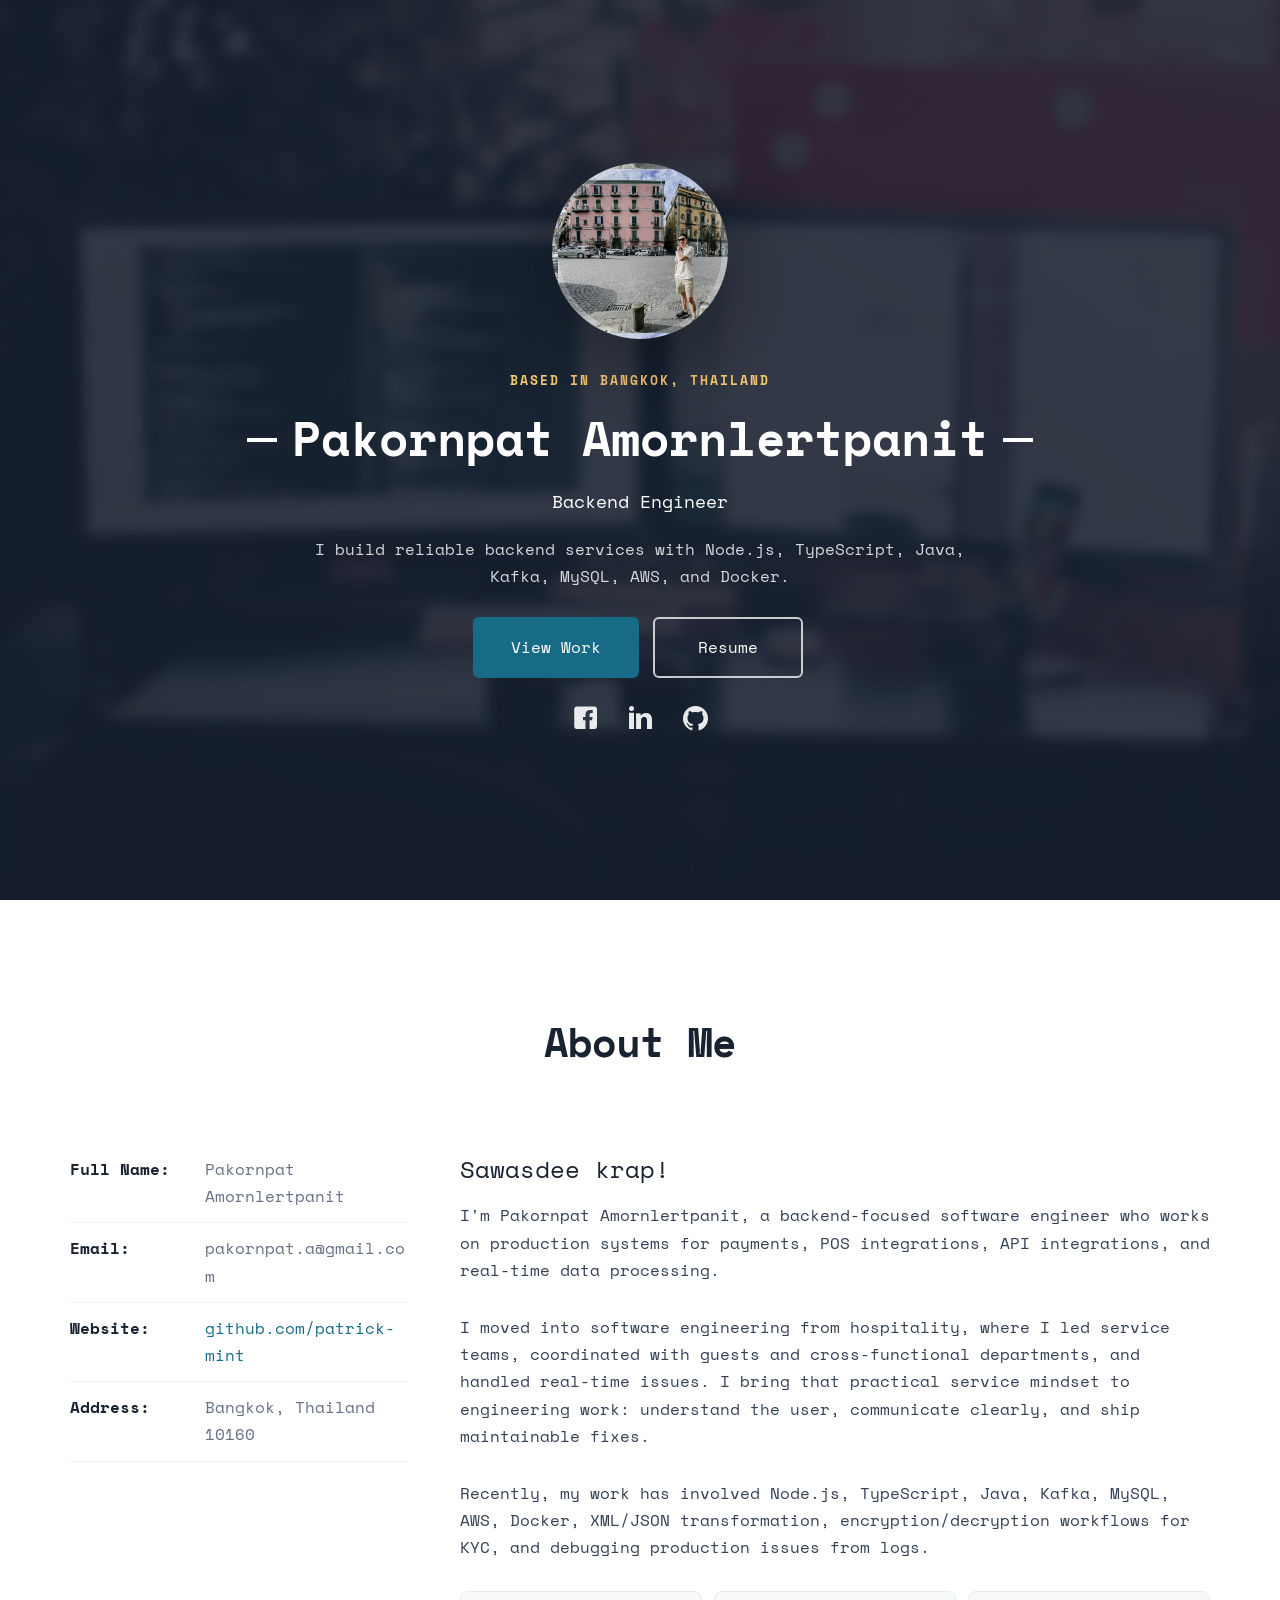
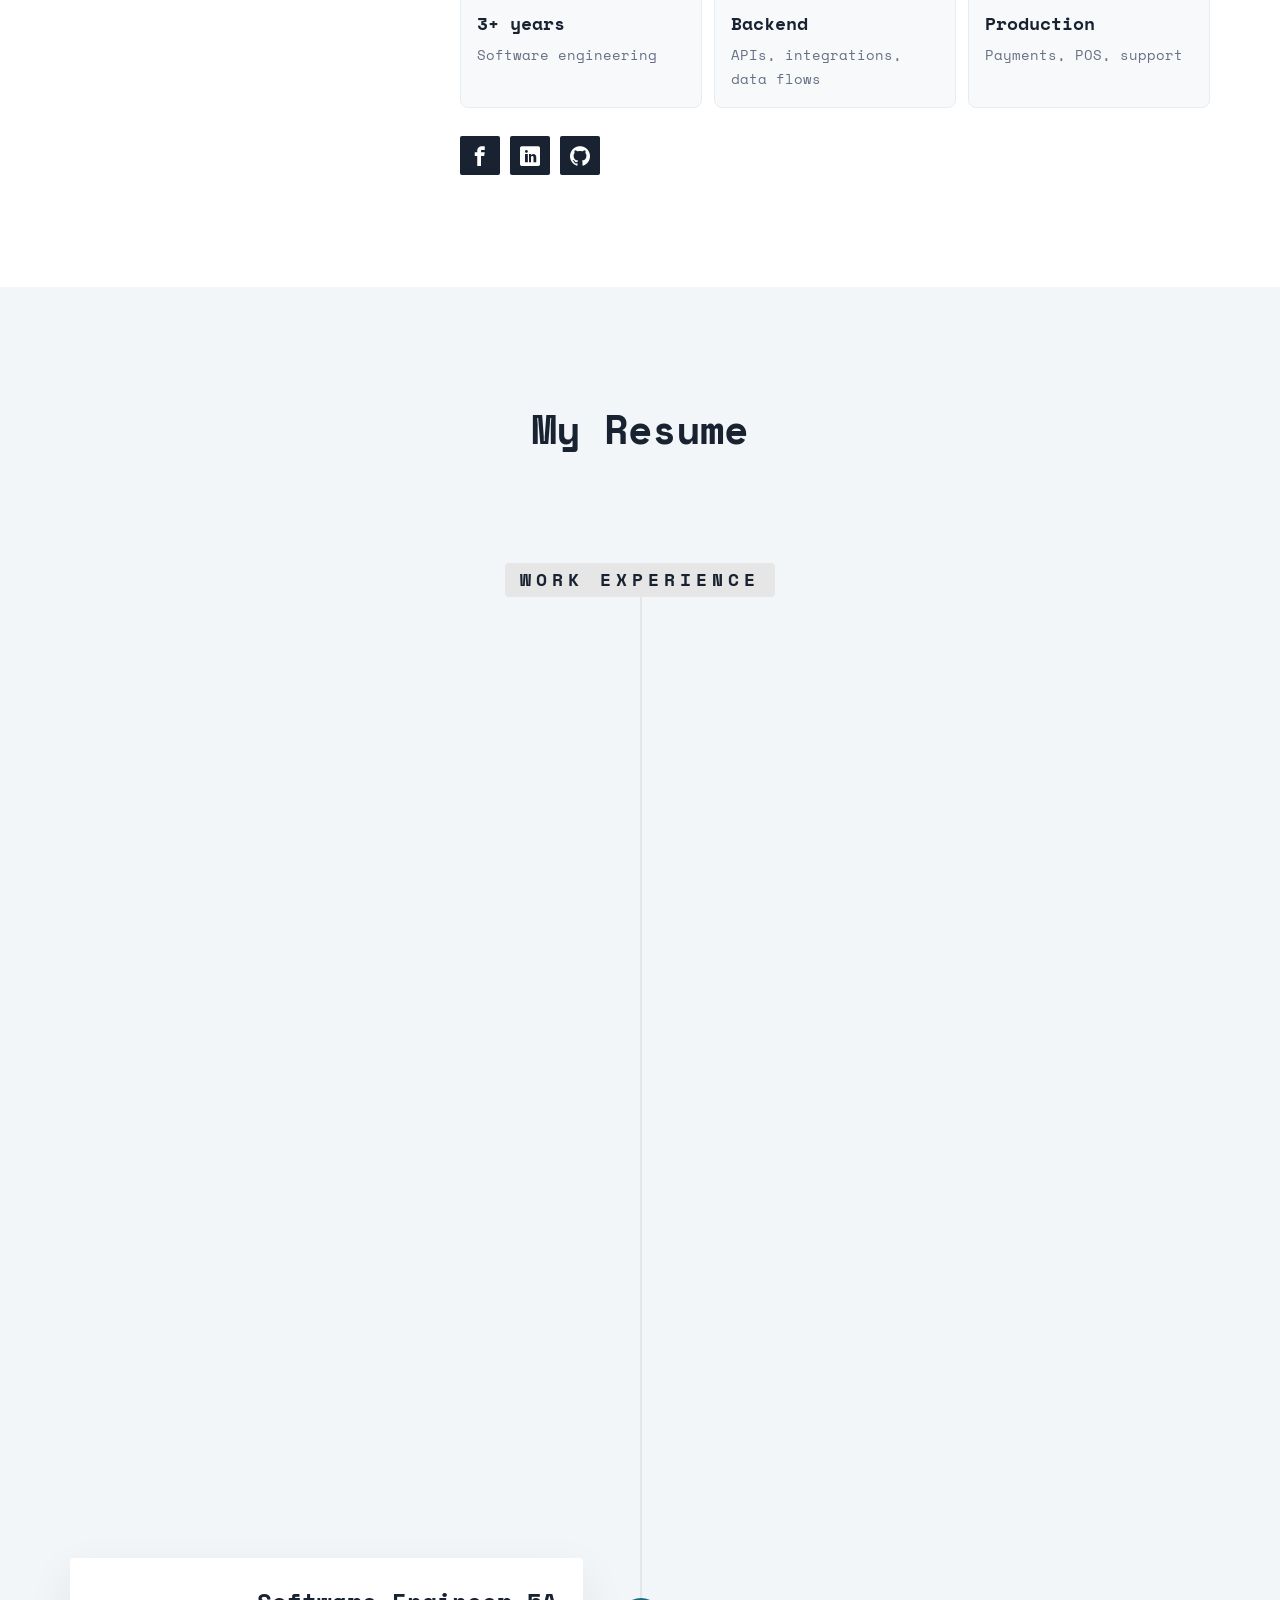
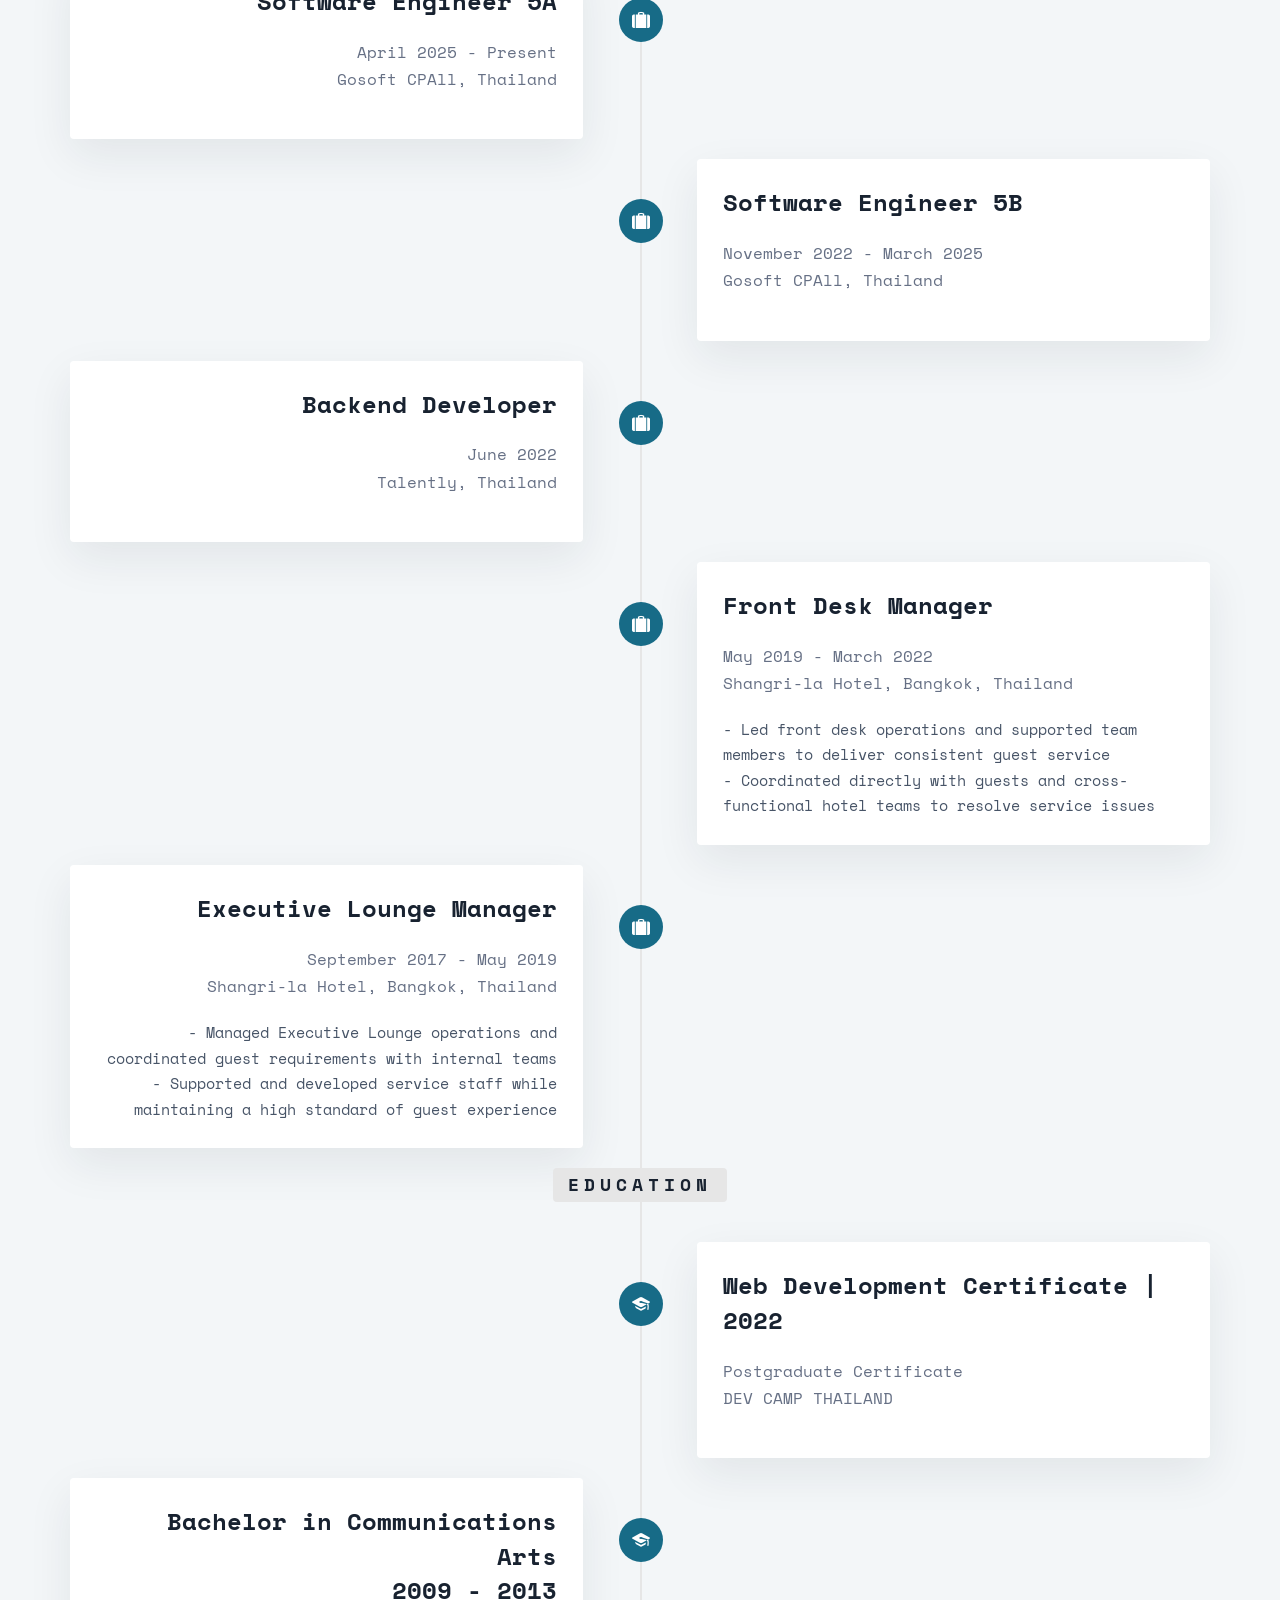
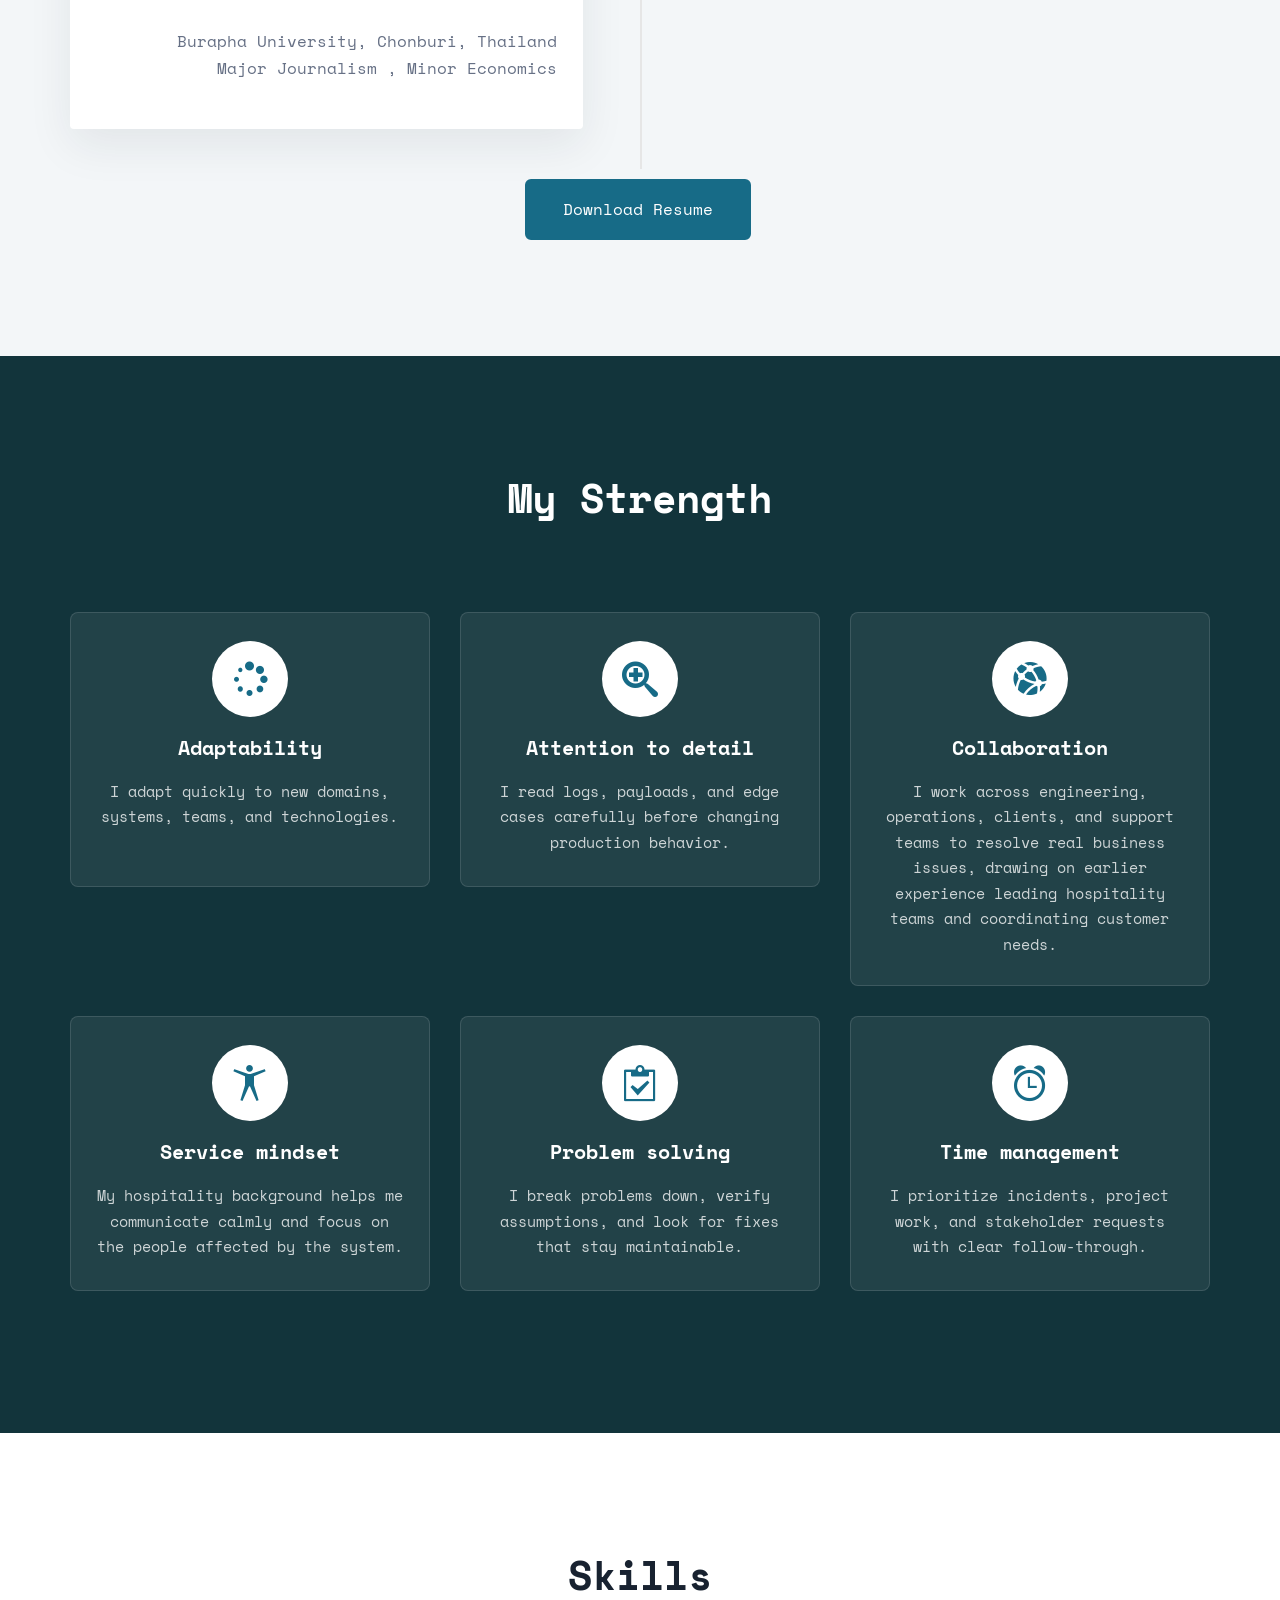
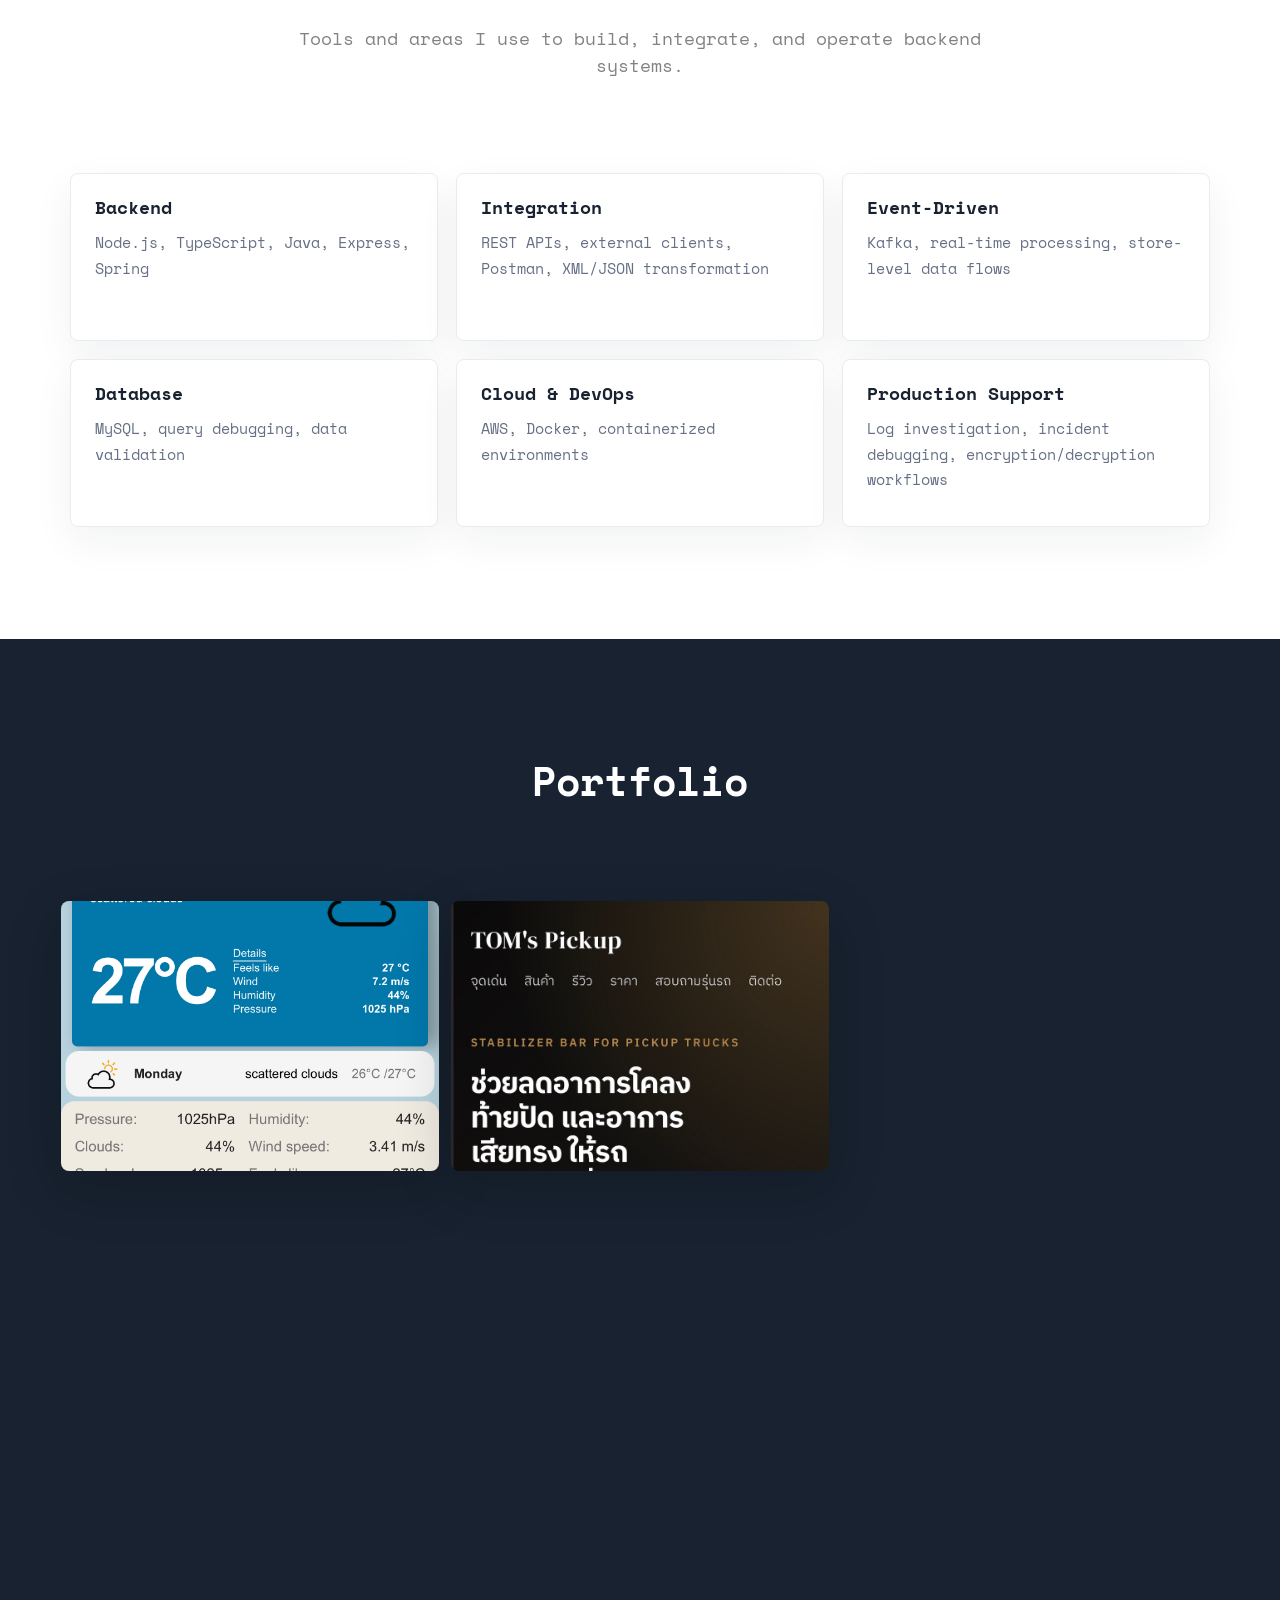
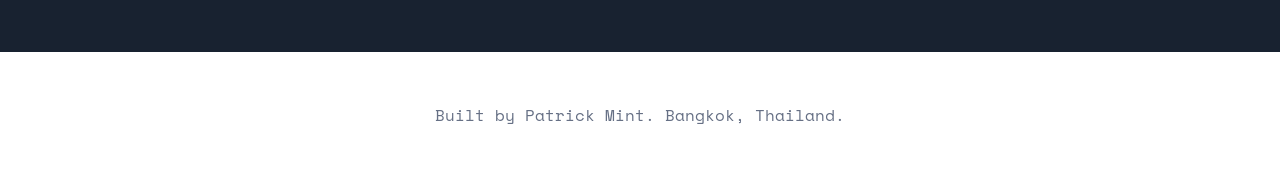
<file: index.html>
<!DOCTYPE HTML>
<html lang="en">

<head>
	<meta charset="utf-8">
	<meta http-equiv="X-UA-Compatible" content="IE=edge">
	<meta name="viewport" content="width=device-width, initial-scale=1">
	<title>Pakornpat (Mint / Patrick) Amornlertpanit | Backend Software Engineer</title>
	<meta name="description"
		content="Portfolio of Pakornpat Amornlertpanit, also known as Mint Amornlertpanit and Patrick Amornlertpanit — a backend software engineer in Bangkok.">
	<meta name="robots" content="index, follow">
	<link rel="canonical" href="https://patrick-mint.github.io/">

	<!-- Facebook and Twitter integration -->
	<meta property="og:title" content="Pakornpat (Mint / Patrick) Amornlertpanit | Backend Software Engineer" />
	<meta property="og:image" content="https://patrick-mint.github.io/images/user-3.jpg" />
	<meta property="og:url" content="https://patrick-mint.github.io/" />
	<meta property="og:site_name" content="Patrick Mint Portfolio" />
	<meta property="og:description"
		content="Portfolio of Pakornpat Amornlertpanit, also known as Mint and Patrick Amornlertpanit. Backend engineer in Bangkok." />
	<meta name="twitter:title" content="Pakornpat (Mint / Patrick) Amornlertpanit | Backend Software Engineer" />
	<meta name="twitter:image" content="https://patrick-mint.github.io/images/user-3.jpg" />
	<meta name="twitter:url" content="https://patrick-mint.github.io/" />
	<meta name="twitter:card" content="summary_large_image" />

	<script type="application/ld+json">
		{
			"@context": "https://schema.org",
			"@type": "Person",
			"@id": "https://patrick-mint.github.io/#pakornpat-amornlertpanit",
			"name": "Pakornpat Amornlertpanit",
			"alternateName": ["ปกรณ์พัฒน์ อมรเลิศพานิช", "Mint Amornlertpanit", "Patrick Amornlertpanit", "Patrick Mint"],
			"url": "https://patrick-mint.github.io/",
			"image": "https://patrick-mint.github.io/images/user-3.jpg",
			"jobTitle": "Backend Software Engineer",
			"address": {
				"@type": "PostalAddress",
				"addressLocality": "Bangkok",
				"addressCountry": "TH"
			},
			"sameAs": [
				"https://www.linkedin.com/in/pakornpat-amornlertpanit-306434a5/",
				"https://github.com/patrick-mint/",
				"https://www.facebook.com/mintler/"
			]
		}
	</script>

	<link href="https://fonts.googleapis.com/css?family=Space+Mono" rel="stylesheet">
	<link href="https://fonts.googleapis.com/css?family=Kaushan+Script" rel="stylesheet">
	<link rel="stylesheet" href="css/animate.css">
	<link rel="stylesheet" href="css/icomoon.css">
	<link rel="stylesheet" href="css/bootstrap.css">
	<link rel="stylesheet" href="css/style.css">
	<script src="js/modernizr-2.6.2.min.js"></script>


</head>

<body>

	<div class="fh5co-loader"></div>

	<div id="page">
		<header id="fh5co-header" class="fh5co-cover js-fullheight" role="banner"
			style="background-image:url(images/cover_bg_3.jpg);" data-stellar-background-ratio="0.5">
			<div class="overlay"></div>
			<div class="container">
				<div class="row">
					<div class="col-md-8 col-md-offset-2 text-center">
						<div class="display-t js-fullheight">
							<div class="display-tc js-fullheight animate-box" data-animate-effect="fadeIn">
								<div class="profile-thumb" style="background: url(images/user-3.jpg);"></div>
								<p class="hero-kicker">Based in Bangkok, Thailand</p>
								<h1><span>Pakornpat Amornlertpanit</span></h1>
								<h3><span>Backend Engineer</span></h3>
								<p class="hero-summary">I build reliable backend services with Node.js, TypeScript,
									Java, Kafka, MySQL, AWS, and Docker.</p>
								<div class="hero-actions">
									<a class="btn btn-primary btn-lg" href="#fh5co-work">View Work</a>
									<a class="btn btn-primary btn-outline btn-lg"
										href="Resume/Resume.pdf">Resume</a>
								</div>
								<ul class="fh5co-social-icons hero-social">

									<li><a href="https://www.facebook.com/mintler/"><i class="icon-facebook2"></i></a>
									</li>
									<li><a href="https://www.linkedin.com/in/pakornpat-amornlertpanit-306434a5/"><i
												class="icon-linkedin2"></i></a></li>
									<li><a href="https://github.com/patrick-mint/"><i class="icon-github2"></i></a></li>
								</ul>
							</div>
						</div>
					</div>
				</div>
			</div>
		</header>

		<div id="fh5co-about" class="animate-box">
			<div class="container">
				<div class="row">
					<div class="col-md-8 col-md-offset-2 text-center fh5co-heading">
						<h2>About Me</h2>
					</div>
				</div>
				<div class="row">
					<div class="col-md-4">
						<ul class="info">
							<li><span class="first-block">Full Name:</span><span class="second-block">Pakornpat
									Amornlertpanit</span></li>
							<li><span class="first-block">Email:</span><span
									class="second-block">pakornpat.a@gmail.com</span></li>
							<li><span class="first-block">Website:</span><span class="second-block"><a
										href="https://github.com/patrick-mint">github.com/patrick-mint</a></span></li>
							<li><span class="first-block">Address:</span><span class="second-block">Bangkok,
									Thailand 10160</span></li>
						</ul>
					</div>
					<div class="col-md-8">
						<h3>Sawasdee krap!</h3>
						<p>I'm Pakornpat Amornlertpanit, a backend-focused software engineer who works on production systems for payments,
							POS integrations, API integrations, and real-time data processing.</p>
						<p>I moved into software engineering from hospitality, where I led service teams, coordinated
							with guests and cross-functional departments, and handled real-time issues. I bring that
							practical service mindset to engineering work: understand the user, communicate clearly,
							and ship maintainable fixes.</p>
						<p>Recently, my work has involved Node.js, TypeScript, Java, Kafka, MySQL, AWS, Docker,
							XML/JSON transformation, encryption/decryption workflows for KYC, and debugging production
							issues from logs.</p>
						<div class="profile-highlights">
							<div>
								<strong>3+ years</strong>
								<span>Software engineering</span>
							</div>
							<div>
								<strong>Backend</strong>
								<span>APIs, integrations, data flows</span>
							</div>
							<div>
								<strong>Production</strong>
								<span>Payments, POS, support</span>
							</div>
						</div>
						<ul class="fh5co-social-icons about-social">
							<li><a href="https://www.facebook.com/mintler/"><i class="icon-facebook3"></i></a></li>
							<li><a href="https://www.linkedin.com/in/pakornpat-amornlertpanit-306434a5/"><i
										class="icon-linkedin3"></i></a></li>
							<li><a href="https://github.com/patrick-mint"><i class="icon-github2"></i></a></li>
						</ul>
					</div>
				</div>
			</div>
		</div>

		<div id="fh5co-resume" class="fh5co-bg-color">
			<div class="container">
				<div class="row animate-box">
					<div class="col-md-8 col-md-offset-2 text-center fh5co-heading">
						<h2>My Resume</h2>
					</div>
				</div>
				<div class="row">
					<div class="col-md-12 col-md-offset-0">
						<ul class="timeline">
							<li class="timeline-heading text-center animate-box">
								<div>
									<h3>Work Experience</h3>
								</div>
							</li>
							<li class="animate-box timeline-unverted">
								<div class="timeline-badge"><i class="icon-suitcase"></i></div>
								<div class="timeline-panel">
									<div class="timeline-heading">
										<h3 class="timeline-title">Java Developer (Contract)</h3>
										<span class="company">March 2026 - Present<br> Counter Service Co., Ltd.
											(7-Eleven Group)</span>
									</div>
									<div class="timeline-body">
										<p>
											- Developed and maintained backend services related to payment systems and
											transaction processing<br>
											- Worked with API integration using Postman and external client systems<br>
										- Handled XML/JSON transformation and encryption/decryption workflows
										(KYC-related)<br>
										- Migrated legacy applications from Java 8 / Tomcat 8 to Java 17 / Tomcat
										10.1, updating dependencies and application configuration for compatibility<br>
										- Investigated and debugged production logs to resolve real-time issues
										</p>
									</div>
								</div>
							</li>

							<li class="timeline-inverted animate-box">
								<div class="timeline-badge"><i class="icon-suitcase"></i></div>
								<div class="timeline-panel">
									<div class="timeline-heading">
										<h3 class="timeline-title">Senior Backend Engineer (Contract)</h3>
										<span class="company">Sep 2025 - Feb 2026<br> Lotus's (CP Group)</span>
									</div>
									<div class="timeline-body">
										<p>
											- Built backend services using Node.js and TypeScript for POS-related
											systems<br>
											- Integrated Kafka for event-driven architecture and real-time data
											processing<br>
											- Designed scalable APIs and handled high-volume data (store-level
											operations)<br>
											- Worked with AWS services and containerized environments (Docker)
										</p>
									</div>
								</div>
							</li>
							<li class="animate-box timeline-unverted">
								<div class="timeline-badge"><i class="icon-suitcase"></i></div>
								<div class="timeline-panel">
									<div class="timeline-heading">
										<h3 class="timeline-title">Software Engineer 5A</h3>
										<span class="company">April 2025 - Present<br> Gosoft CPAll, Thailand</span>
									</div>
									<div class="timeline-body">
									</div>
								</div>
							</li>
							<li class="timeline-inverted animate-box">
								<div class="timeline-badge"><i class="icon-suitcase"></i></div>
								<div class="timeline-panel">
									<div class="timeline-heading">
										<h3 class="timeline-title">Software Engineer 5B</h3>
										<span class="company">November 2022 - March 2025<br> Gosoft CPAll,
											Thailand</span>
									</div>
									<div class="timeline-body">
									</div>
								</div>
							</li>
							<li class="animate-box timeline-unverted">
								<div class="timeline-badge"><i class="icon-suitcase"></i></div>
								<div class="timeline-panel">
									<div class="timeline-heading">
										<h3 class="timeline-title">Backend Developer</h3>
										<span class="company">June 2022 <br> Talently, Thailand</span>
									</div>
									<div class="timeline-body">
									</div>
								</div>
							</li>
							<li class="timeline-inverted animate-box">
								<div class="timeline-badge"><i class="icon-suitcase"></i></div>
								<div class="timeline-panel">
									<div class="timeline-heading">
										<h3 class="timeline-title">Front Desk Manager</h3>
										<span class="company">May 2019 - March 2022 <br>Shangri-la Hotel, Bangkok,
											Thailand</span>
									</div>
								<div class="timeline-body">
									<p>
										- Led front desk operations and supported team members to deliver consistent guest service<br>
										- Coordinated directly with guests and cross-functional hotel teams to resolve service issues
									</p>
									</div>
								</div>
							</li>
							<li class="animate-box timeline-unverted">
								<div class="timeline-badge"><i class="icon-suitcase"></i></div>
								<div class="timeline-panel">
									<div class="timeline-heading">
										<h3 class="timeline-title">Executive Lounge Manager</h3>
										<span class="company">September 2017 - May 2019 <br> Shangri-la Hotel, Bangkok,
											Thailand</span>
									</div>
								<div class="timeline-body">
									<p>
										- Managed Executive Lounge operations and coordinated guest requirements with internal teams<br>
										- Supported and developed service staff while maintaining a high standard of guest experience
									</p>
									</div>
								</div>
							</li>

							<li class="timeline-heading text-center animate-box">
								<div>
									<h3>Education</h3>
								</div>
							</li>
							<li class="timeline-inverted animate-box">
								<div class="timeline-badge"><i class="icon-graduation-cap"></i></div>
								<div class="timeline-panel">
									<div class="timeline-heading">
										<h3 class="timeline-title">Web Development Certificate | 2022</h3>
										<span class="company">Postgraduate Certificate <br> DEV CAMP THAILAND</span>
									</div>
									<div class="timeline-body">
										<!-- <p>none.</p> -->
									</div>
								</div>
							</li>
							<li class="animate-box timeline-unverted">
								<div class="timeline-badge"><i class="icon-graduation-cap"></i></div>
								<div class="timeline-panel">
									<div class="timeline-heading">
										<h3 class="timeline-title">Bachelor in Communications Arts <br> 2009 - 2013</h3>
										<span class="company">Burapha University, Chonburi, Thailand
											<br>Major Journalism , Minor Economics
										</span>
									</div>
									<div class="timeline-body">
										<!-- <p>none.</p> -->
									</div>
								</div>
							</li>
						</ul>

						<div class="timeline-heading text-center animate-box">
							<a class="btn btn-primary btn-lg" href="Resume/Resume.pdf">Download Resume</a>
						</div>

					</div>
				</div>
			</div>
		</div>


		<div id="fh5co-features" class="animate-box">
			<div class="container">
				<div class="services-padding">
					<div class="row">
						<div class="col-md-8 col-md-offset-2 text-center fh5co-heading">
							<h2>My Strength</h2>
						</div>
					</div>
					<div class="row">
						<div class="col-md-4 text-center">
							<div class="feature-left">
								<span class="icon">
									<i class="icon-spinner6"></i>
								</span>
								<div class="feature-copy">
									<h3>Adaptability</h3>
									<p>I adapt quickly to new domains, systems, teams, and technologies.</p>
								</div>
							</div>
						</div>

						<div class="col-md-4 text-center">
							<div class="feature-left">
								<span class="icon">
									<i class="icon-zoom-in"></i>
								</span>
								<div class="feature-copy">
									<h3>Attention to detail </h3>
									<p>I read logs, payloads, and edge cases carefully before changing production
										behavior.</p>
								</div>
							</div>

						</div>
						<div class="col-md-4 text-center">
							<div class="feature-left">
								<span class="icon">
									<i class="icon-network"></i>
								</span>
								<div class="feature-copy">
									<h3>Collaboration</h3>
									<p>I work across engineering, operations, clients, and support teams to resolve real
										business issues, drawing on earlier experience leading hospitality teams and coordinating
										customer needs.</p>
								</div>
							</div>
						</div>
					</div>


					<div class="row">
						<div class="col-md-4 text-center">

							<div class="feature-left">
								<span class="icon">
									<i class="icon-accessibility"></i>
								</span>
								<div class="feature-copy">
									<h3>Service mindset</h3>
									<p>My hospitality background helps me communicate calmly and focus on the people
										affected by the system.</p>
								</div>
							</div>

						</div>

						<div class="col-md-4 text-center">
							<div class="feature-left">
								<span class="icon">
									<i class="icon-clipboard3"></i>
								</span>
								<div class="feature-copy">
									<h3>Problem solving</h3>
									<p>I break problems down, verify assumptions, and look for fixes that stay
										maintainable.</p>
								</div>
							</div>

						</div>
						<div class="col-md-4 text-center">
							<div class="feature-left">
								<span class="icon">
									<i class="icon-alarm"></i>
								</span>
								<div class="feature-copy">
									<h3>Time management</h3>
									<p>I prioritize incidents, project work, and stakeholder requests with clear
										follow-through.</p>
								</div>
							</div>
						</div>
					</div>
				</div>
			</div>
		</div>

		<div id="fh5co-skills" class="animate-box">
			<div class="container">
				<div class="row">
					<div class="col-md-8 col-md-offset-2 text-center fh5co-heading">
						<h2>Skills</h2>
						<p>Tools and areas I use to build, integrate, and operate backend systems.</p>
					</div>
				</div>

				<div class="skill-grid">
					<div class="skill-card">
						<h3>Backend</h3>
						<p>Node.js, TypeScript, Java, Express, Spring</p>
					</div>
					<div class="skill-card">
						<h3>Integration</h3>
						<p>REST APIs, external clients, Postman, XML/JSON transformation</p>
					</div>
					<div class="skill-card">
						<h3>Event-Driven</h3>
						<p>Kafka, real-time processing, store-level data flows</p>
					</div>
					<div class="skill-card">
						<h3>Database</h3>
						<p>MySQL, query debugging, data validation</p>
					</div>
					<div class="skill-card">
						<h3>Cloud &amp; DevOps</h3>
						<p>AWS, Docker, containerized environments</p>
					</div>
					<div class="skill-card">
						<h3>Production Support</h3>
						<p>Log investigation, incident debugging, encryption/decryption workflows</p>
					</div>
				</div>
			</div>
		</div>

		<div id="fh5co-work" class="fh5co-bg-dark">
			<div class="container">
				<div class="row animate-box">
					<div class="col-md-8 col-md-offset-2 text-center fh5co-heading">
						<h2>Portfolio</h2>
					</div>
				</div>
				<div class="row">
					<div class="col-md-4 text-center col-padding animate-box">
						<a href="https://patrick-mint.github.io/Weather-App" class="work"
							style="background-image: url(images/portfolio-1.jpg);">
							<div class="desc">
								<h3>Weather Application</h3>
								<span>API powered web app</span>
							</div>
						</a>
					</div>
					<div class="col-md-4 text-center col-padding animate-box">
						<a href="https://tomspickup.github.io/" class="work work-toms-pickup"
							style="background-image: url(images/portfolio-2.png);">
							<div class="desc">
								<h3>Toms Pickup</h3>
								<span>Business website</span>
							</div>
						</a>
					</div>
					<div class="col-md-4 text-center col-padding animate-box">
						<a href="https://www.giftoryth.com" class="work"
							style="background-image: url(images/portfolio-3.png);">
							<div class="desc">
								<h3>Giftory Thailand</h3>
								<span>Product showcase</span>
							</div>
						</a>
					</div>
				</div>
				<div class="row portfolio-showcase">
					<div class="col-md-6 text-center col-padding animate-box">
						<a href="https://patrick-mint.github.io/fintrack-lite/" class="work work-screenshot"
							style="background-image: url(images/portfolio-fintrack.png);">
							<div class="desc">
								<h3>FinTrack Lite</h3>
								<span>Personal finance tracking web app</span>
							</div>
						</a>
					</div>
					<div class="col-md-6 text-center col-padding animate-box">
						<a href="https://mongkol.io" class="work work-screenshot work-mongkol"
							style="background-image: url(images/portfolio-mongkol.png);">
							<div class="desc">
								<h3>Mongkol.io</h3>
								<span>Built end-to-end, from product to production</span>
							</div>
						</a>
					</div>
				</div>
			</div>
		</div>

		<div id="fh5co-footer">
			<div class="container">
				<div class="row">
					<div class="col-md-12">
						<p>Built by Patrick Mint. Bangkok, Thailand.</p>
					</div>
				</div>
			</div>
		</div>

		<div class="gototop js-top">
			<a href="#" class="js-gotop"><i class="icon-arrow-up22"></i></a>
		</div>

		<!-- jQuery -->
		<script src="js/jquery.min.js"></script>
		<!-- jQuery Easing -->
		<script src="js/jquery.easing.1.3.js"></script>
		<!-- Bootstrap -->
		<script src="js/bootstrap.min.js"></script>
		<!-- Waypoints -->
		<script src="js/jquery.waypoints.min.js"></script>
		<!-- Stellar Parallax -->
		<script src="js/jquery.stellar.min.js"></script>
		<!-- Main -->
		<script src="js/main.js"></script>

</body>

</html>
</file>
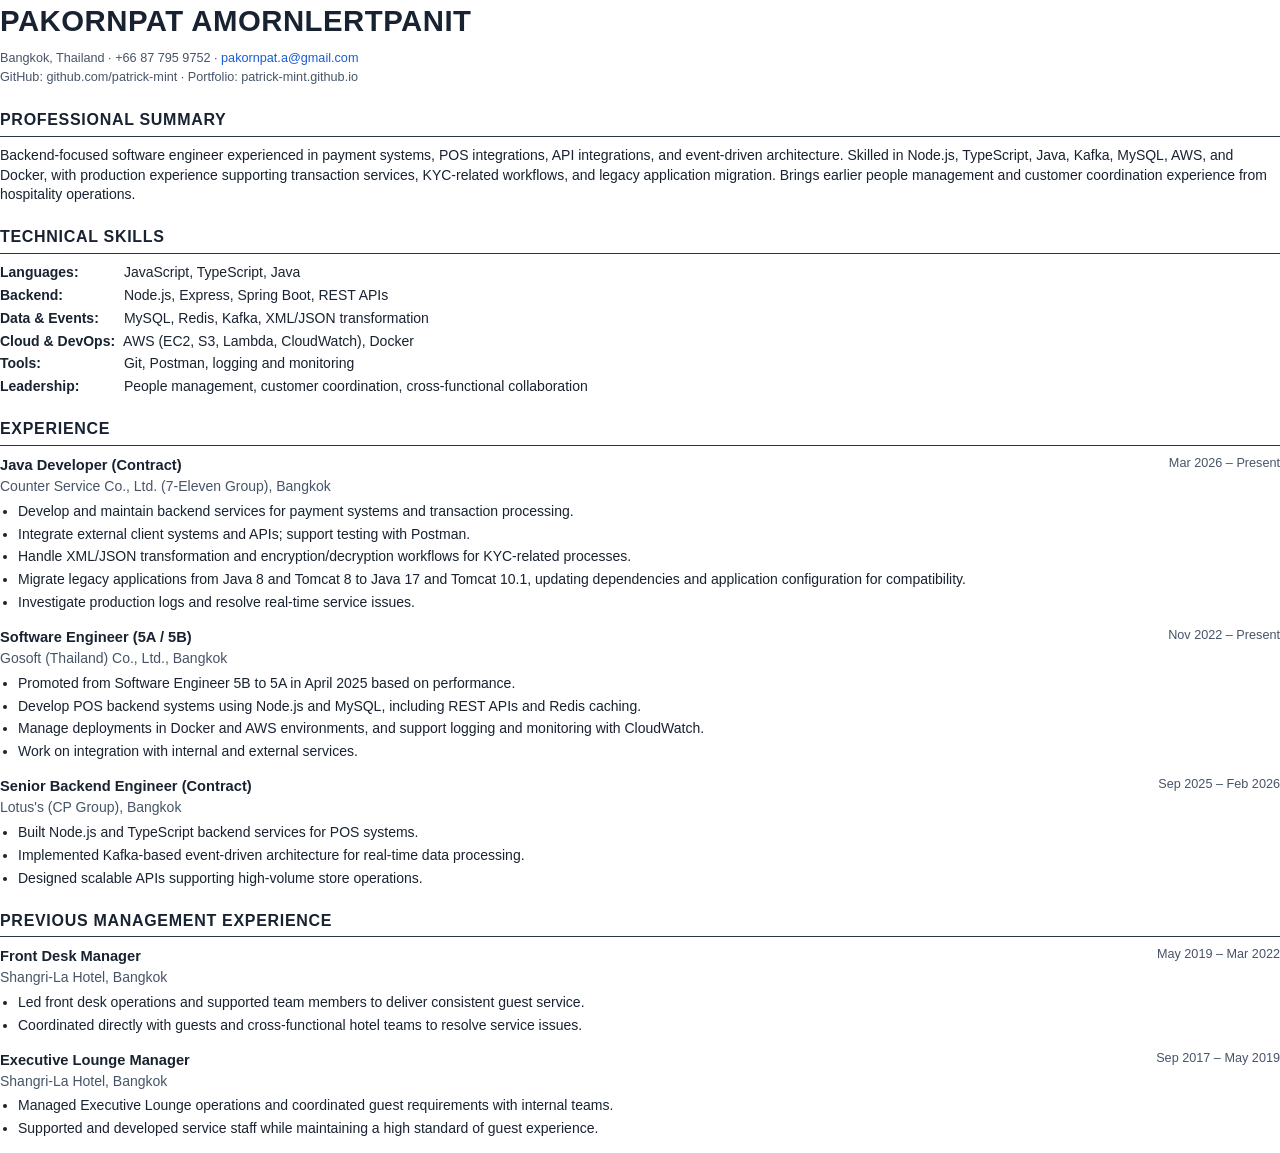
<file: Resume/Resume.html>
<!doctype html>
<html lang="en">
<head>
	<meta charset="utf-8">
	<title>Pakornpat Amornlertpanit — Resume</title>
	<style>
		@page { size: A4; margin: 16mm 17mm; }
		* { box-sizing: border-box; }
		body { color: #182230; font-family: Arial, Helvetica, sans-serif; font-size: 10.5pt; line-height: 1.42; margin: 0; }
		h1 { font-size: 22pt; letter-spacing: .5px; margin: 0 0 7px; }
		h2 { border-bottom: 1.5px solid #27364a; font-size: 12pt; letter-spacing: .7px; margin: 21px 0 9px; padding-bottom: 4px; text-transform: uppercase; }
		header { margin-bottom: 8px; }
		.contact { color: #475467; font-size: 9.5pt; line-height: 1.55; }
		.contact a { color: #175cd3; text-decoration: none; }
		.summary { margin: 0; }
		.role { break-inside: avoid; margin: 0 0 14px; }
		.previous-management { break-before: page; }
		.role-header { display: flex; justify-content: space-between; gap: 16px; }
		.role-title { font-size: 11pt; font-weight: 700; }
		.role-date { color: #475467; font-size: 9.5pt; text-align: right; white-space: nowrap; }
		.company { color: #475467; margin: 1px 0 5px; }
		ul { margin: 5px 0 0; padding-left: 18px; }
		li { margin: 3px 0; }
		.skills { display: grid; gap: 3px; }
		.skills strong { display: inline-block; min-width: 120px; }
		@media print { a { color: inherit !important; } }
	</style>
</head>
<body>
	<header>
		<h1>PAKORNPAT AMORNLERTPANIT</h1>
		<div class="contact">Bangkok, Thailand · +66 87 795 9752 · <a href="mailto:pakornpat.a@gmail.com">pakornpat.a@gmail.com</a></div>
		<div class="contact">GitHub: github.com/patrick-mint · Portfolio: patrick-mint.github.io</div>
	</header>

	<section>
		<h2>Professional Summary</h2>
		<p class="summary">Backend-focused software engineer experienced in payment systems, POS integrations, API integrations, and event-driven architecture. Skilled in Node.js, TypeScript, Java, Kafka, MySQL, AWS, and Docker, with production experience supporting transaction services, KYC-related workflows, and legacy application migration. Brings earlier people management and customer coordination experience from hospitality operations.</p>
	</section>

	<section>
		<h2>Technical Skills</h2>
		<div class="skills">
			<div><strong>Languages:</strong> JavaScript, TypeScript, Java</div>
			<div><strong>Backend:</strong> Node.js, Express, Spring Boot, REST APIs</div>
			<div><strong>Data &amp; Events:</strong> MySQL, Redis, Kafka, XML/JSON transformation</div>
			<div><strong>Cloud &amp; DevOps:</strong> AWS (EC2, S3, Lambda, CloudWatch), Docker</div>
			<div><strong>Tools:</strong> Git, Postman, logging and monitoring</div>
			<div><strong>Leadership:</strong> People management, customer coordination, cross-functional collaboration</div>
		</div>
	</section>

	<section>
		<h2>Experience</h2>
		<article class="role">
			<div class="role-header"><div class="role-title">Java Developer (Contract)</div><div class="role-date">Mar 2026 – Present</div></div>
			<div class="company">Counter Service Co., Ltd. (7-Eleven Group), Bangkok</div>
			<ul>
				<li>Develop and maintain backend services for payment systems and transaction processing.</li>
				<li>Integrate external client systems and APIs; support testing with Postman.</li>
				<li>Handle XML/JSON transformation and encryption/decryption workflows for KYC-related processes.</li>
				<li>Migrate legacy applications from Java 8 and Tomcat 8 to Java 17 and Tomcat 10.1, updating dependencies and application configuration for compatibility.</li>
				<li>Investigate production logs and resolve real-time service issues.</li>
			</ul>
		</article>
		<article class="role">
			<div class="role-header"><div class="role-title">Software Engineer (5A / 5B)</div><div class="role-date">Nov 2022 – Present</div></div>
			<div class="company">Gosoft (Thailand) Co., Ltd., Bangkok</div>
			<ul>
				<li>Promoted from Software Engineer 5B to 5A in April 2025 based on performance.</li>
				<li>Develop POS backend systems using Node.js and MySQL, including REST APIs and Redis caching.</li>
				<li>Manage deployments in Docker and AWS environments, and support logging and monitoring with CloudWatch.</li>
				<li>Work on integration with internal and external services.</li>
			</ul>
		</article>
		<article class="role">
			<div class="role-header"><div class="role-title">Senior Backend Engineer (Contract)</div><div class="role-date">Sep 2025 – Feb 2026</div></div>
			<div class="company">Lotus's (CP Group), Bangkok</div>
			<ul>
				<li>Built Node.js and TypeScript backend services for POS systems.</li>
				<li>Implemented Kafka-based event-driven architecture for real-time data processing.</li>
				<li>Designed scalable APIs supporting high-volume store operations.</li>
			</ul>
		</article>
	</section>

	<section class="previous-management">
		<h2>Previous Management Experience</h2>
		<article class="role">
			<div class="role-header"><div class="role-title">Front Desk Manager</div><div class="role-date">May 2019 – Mar 2022</div></div>
			<div class="company">Shangri-La Hotel, Bangkok</div>
			<ul>
				<li>Led front desk operations and supported team members to deliver consistent guest service.</li>
				<li>Coordinated directly with guests and cross-functional hotel teams to resolve service issues.</li>
			</ul>
		</article>
		<article class="role">
			<div class="role-header"><div class="role-title">Executive Lounge Manager</div><div class="role-date">Sep 2017 – May 2019</div></div>
			<div class="company">Shangri-La Hotel, Bangkok</div>
			<ul>
				<li>Managed Executive Lounge operations and coordinated guest requirements with internal teams.</li>
				<li>Supported and developed service staff while maintaining a high standard of guest experience.</li>
			</ul>
		</article>
	</section>
</body>
</html>
</file>
<file: css/icomoon.css>
@font-face {
    font-family: 'icomoon';
    src:    url('fonts/icomoon.eot?1oniuf');
    src:    url('fonts/icomoon.eot?1oniuf#iefix') format('embedded-opentype'),
        url('fonts/icomoon.ttf?1oniuf') format('truetype'),
        url('fonts/icomoon.woff?1oniuf') format('woff'),
        url('fonts/icomoon.svg?1oniuf#icomoon') format('svg');
    font-weight: normal;
    font-style: normal;
}

[class^="icon-"], [class*=" icon-"] {
    /* use !important to prevent issues with browser extensions that change fonts */
    font-family: 'icomoon' !important;
    speak: none;
    font-style: normal;
    font-weight: normal;
    font-variant: normal;
    text-transform: none;
    line-height: 1;

    /* Better Font Rendering =========== */
    -webkit-font-smoothing: antialiased;
    -moz-osx-font-smoothing: grayscale;
}

.icon-mobile:before {
    content: "\e000";
}
.icon-laptop:before {
    content: "\e001";
}
.icon-desktop:before {
    content: "\e002";
}
.icon-tablet:before {
    content: "\e003";
}
.icon-phone:before {
    content: "\e004";
}
.icon-document:before {
    content: "\e005";
}
.icon-documents:before {
    content: "\e006";
}
.icon-search:before {
    content: "\e007";
}
.icon-clipboard:before {
    content: "\e008";
}
.icon-newspaper:before {
    content: "\e009";
}
.icon-notebook:before {
    content: "\e00a";
}
.icon-book-open:before {
    content: "\e00b";
}
.icon-browser:before {
    content: "\e00c";
}
.icon-calendar:before {
    content: "\e00d";
}
.icon-presentation:before {
    content: "\e00e";
}
.icon-picture:before {
    content: "\e00f";
}
.icon-pictures:before {
    content: "\e010";
}
.icon-video:before {
    content: "\e011";
}
.icon-camera:before {
    content: "\e012";
}
.icon-printer:before {
    content: "\e013";
}
.icon-toolbox:before {
    content: "\e014";
}
.icon-briefcase:before {
    content: "\e015";
}
.icon-wallet:before {
    content: "\e016";
}
.icon-gift:before {
    content: "\e017";
}
.icon-bargraph:before {
    content: "\e018";
}
.icon-grid:before {
    content: "\e019";
}
.icon-expand:before {
    content: "\e01a";
}
.icon-focus:before {
    content: "\e01b";
}
.icon-edit:before {
    content: "\e01c";
}
.icon-adjustments:before {
    content: "\e01d";
}
.icon-ribbon:before {
    content: "\e01e";
}
.icon-hourglass:before {
    content: "\e01f";
}
.icon-lock:before {
    content: "\e020";
}
.icon-megaphone:before {
    content: "\e021";
}
.icon-shield:before {
    content: "\e022";
}
.icon-trophy:before {
    content: "\e023";
}
.icon-flag:before {
    content: "\e024";
}
.icon-map:before {
    content: "\e025";
}
.icon-puzzle:before {
    content: "\e026";
}
.icon-basket:before {
    content: "\e027";
}
.icon-envelope:before {
    content: "\e028";
}
.icon-streetsign:before {
    content: "\e029";
}
.icon-telescope:before {
    content: "\e02a";
}
.icon-gears:before {
    content: "\e02b";
}
.icon-key:before {
    content: "\e02c";
}
.icon-paperclip:before {
    content: "\e02d";
}
.icon-attachment:before {
    content: "\e02e";
}
.icon-pricetags:before {
    content: "\e02f";
}
.icon-lightbulb:before {
    content: "\e030";
}
.icon-layers:before {
    content: "\e031";
}
.icon-pencil:before {
    content: "\e032";
}
.icon-tools:before {
    content: "\e033";
}
.icon-tools-2:before {
    content: "\e034";
}
.icon-scissors:before {
    content: "\e035";
}
.icon-paintbrush:before {
    content: "\e036";
}
.icon-magnifying-glass:before {
    content: "\e037";
}
.icon-circle-compass:before {
    content: "\e038";
}
.icon-linegraph:before {
    content: "\e039";
}
.icon-mic:before {
    content: "\e03a";
}
.icon-strategy:before {
    content: "\e03b";
}
.icon-beaker:before {
    content: "\e03c";
}
.icon-caution:before {
    content: "\e03d";
}
.icon-recycle:before {
    content: "\e03e";
}
.icon-anchor:before {
    content: "\e03f";
}
.icon-profile-male:before {
    content: "\e040";
}
.icon-profile-female:before {
    content: "\e041";
}
.icon-bike:before {
    content: "\e042";
}
.icon-wine:before {
    content: "\e043";
}
.icon-hotairballoon:before {
    content: "\e044";
}
.icon-globe:before {
    content: "\e045";
}
.icon-genius:before {
    content: "\e046";
}
.icon-map-pin:before {
    content: "\e047";
}
.icon-dial:before {
    content: "\e048";
}
.icon-chat:before {
    content: "\e049";
}
.icon-heart:before {
    content: "\e04a";
}
.icon-cloud:before {
    content: "\e04b";
}
.icon-upload:before {
    content: "\e04c";
}
.icon-download:before {
    content: "\e04d";
}
.icon-target:before {
    content: "\e04e";
}
.icon-hazardous:before {
    content: "\e04f";
}
.icon-piechart:before {
    content: "\e050";
}
.icon-speedometer:before {
    content: "\e051";
}
.icon-global:before {
    content: "\e052";
}
.icon-compass:before {
    content: "\e053";
}
.icon-lifesaver:before {
    content: "\e054";
}
.icon-clock:before {
    content: "\e055";
}
.icon-aperture:before {
    content: "\e056";
}
.icon-quote:before {
    content: "\e057";
}
.icon-scope:before {
    content: "\e058";
}
.icon-alarmclock:before {
    content: "\e059";
}
.icon-refresh:before {
    content: "\e05a";
}
.icon-happy:before {
    content: "\e05b";
}
.icon-sad:before {
    content: "\e05c";
}
.icon-facebook:before {
    content: "\e05d";
}
.icon-twitter:before {
    content: "\e05e";
}
.icon-googleplus:before {
    content: "\e05f";
}
.icon-rss:before {
    content: "\e060";
}
.icon-tumblr:before {
    content: "\e061";
}
.icon-linkedin:before {
    content: "\e062";
}
.icon-dribbble:before {
    content: "\e063";
}
.icon-box2:before {
    content: "\ea82";
}
.icon-write:before {
    content: "\ea83";
}
.icon-clock2:before {
    content: "\ea84";
}
.icon-reply2:before {
    content: "\ea85";
}
.icon-reply-all2:before {
    content: "\ea86";
}
.icon-forward2:before {
    content: "\ea87";
}
.icon-flag2:before {
    content: "\ea88";
}
.icon-search2:before {
    content: "\ea89";
}
.icon-trash2:before {
    content: "\ea8a";
}
.icon-envelope2:before {
    content: "\ea8b";
}
.icon-bubble:before {
    content: "\ea8c";
}
.icon-bubbles:before {
    content: "\ea8d";
}
.icon-user2:before {
    content: "\ea8e";
}
.icon-users2:before {
    content: "\ea8f";
}
.icon-cloud2:before {
    content: "\ea90";
}
.icon-download2:before {
    content: "\ea91";
}
.icon-upload2:before {
    content: "\ea92";
}
.icon-rain:before {
    content: "\ea93";
}
.icon-sun:before {
    content: "\ea94";
}
.icon-moon2:before {
    content: "\ea95";
}
.icon-bell2:before {
    content: "\ea96";
}
.icon-folder2:before {
    content: "\ea97";
}
.icon-pin2:before {
    content: "\ea98";
}
.icon-sound2:before {
    content: "\ea99";
}
.icon-microphone:before {
    content: "\ea9a";
}
.icon-camera2:before {
    content: "\ea9b";
}
.icon-image2:before {
    content: "\ea9c";
}
.icon-cog2:before {
    content: "\ea9d";
}
.icon-calendar2:before {
    content: "\ea9e";
}
.icon-book2:before {
    content: "\ea9f";
}
.icon-map-marker:before {
    content: "\eaa0";
}
.icon-store:before {
    content: "\eaa1";
}
.icon-support:before {
    content: "\eaa2";
}
.icon-tag2:before {
    content: "\eaa3";
}
.icon-heart2:before {
    content: "\eaa4";
}
.icon-video-camera:before {
    content: "\eaa5";
}
.icon-trophy2:before {
    content: "\eaa6";
}
.icon-cart:before {
    content: "\eaa7";
}
.icon-eye2:before {
    content: "\eaa8";
}
.icon-cancel:before {
    content: "\eaa9";
}
.icon-chart:before {
    content: "\eaaa";
}
.icon-target2:before {
    content: "\eaab";
}
.icon-printer2:before {
    content: "\eaac";
}
.icon-location2:before {
    content: "\eaad";
}
.icon-bookmark2:before {
    content: "\eaae";
}
.icon-monitor:before {
    content: "\eaaf";
}
.icon-cross2:before {
    content: "\eab0";
}
.icon-plus2:before {
    content: "\eab1";
}
.icon-left:before {
    content: "\eab2";
}
.icon-up:before {
    content: "\eab3";
}
.icon-browser2:before {
    content: "\eab4";
}
.icon-windows:before {
    content: "\eab5";
}
.icon-switch2:before {
    content: "\eab6";
}
.icon-dashboard:before {
    content: "\eab7";
}
.icon-play:before {
    content: "\eab8";
}
.icon-fast-forward:before {
    content: "\eab9";
}
.icon-next:before {
    content: "\eaba";
}
.icon-refresh2:before {
    content: "\eabb";
}
.icon-film:before {
    content: "\eabc";
}
.icon-home2:before {
    content: "\eabd";
}
.icon-add-to-list:before {
    content: "\e901";
}
.icon-classic-computer:before {
    content: "\e902";
}
.icon-controller-fast-backward:before {
    content: "\e903";
}
.icon-creative-commons-attribution:before {
    content: "\e904";
}
.icon-creative-commons-noderivs:before {
    content: "\e905";
}
.icon-creative-commons-noncommercial-eu:before {
    content: "\e906";
}
.icon-creative-commons-noncommercial-us:before {
    content: "\e907";
}
.icon-creative-commons-public-domain:before {
    content: "\e908";
}
.icon-creative-commons-remix:before {
    content: "\e909";
}
.icon-creative-commons-share:before {
    content: "\e90a";
}
.icon-creative-commons-sharealike:before {
    content: "\e90b";
}
.icon-creative-commons:before {
    content: "\e90c";
}
.icon-document-landscape:before {
    content: "\e90d";
}
.icon-remove-user:before {
    content: "\e90e";
}
.icon-warning:before {
    content: "\e90f";
}
.icon-arrow-bold-down:before {
    content: "\e910";
}
.icon-arrow-bold-left:before {
    content: "\e911";
}
.icon-arrow-bold-right:before {
    content: "\e912";
}
.icon-arrow-bold-up:before {
    content: "\e913";
}
.icon-arrow-down:before {
    content: "\e914";
}
.icon-arrow-left:before {
    content: "\e915";
}
.icon-arrow-long-down:before {
    content: "\e916";
}
.icon-arrow-long-left:before {
    content: "\e917";
}
.icon-arrow-long-right:before {
    content: "\e918";
}
.icon-arrow-long-up:before {
    content: "\e919";
}
.icon-arrow-right:before {
    content: "\e91a";
}
.icon-arrow-up:before {
    content: "\e91b";
}
.icon-arrow-with-circle-down:before {
    content: "\e91c";
}
.icon-arrow-with-circle-left:before {
    content: "\e91d";
}
.icon-arrow-with-circle-right:before {
    content: "\e91e";
}
.icon-arrow-with-circle-up:before {
    content: "\e91f";
}
.icon-bookmark:before {
    content: "\e920";
}
.icon-bookmarks:before {
    content: "\e921";
}
.icon-chevron-down:before {
    content: "\e922";
}
.icon-chevron-left:before {
    content: "\e923";
}
.icon-chevron-right:before {
    content: "\e924";
}
.icon-chevron-small-down:before {
    content: "\e925";
}
.icon-chevron-small-left:before {
    content: "\e926";
}
.icon-chevron-small-right:before {
    content: "\e927";
}
.icon-chevron-small-up:before {
    content: "\e928";
}
.icon-chevron-thin-down:before {
    content: "\e929";
}
.icon-chevron-thin-left:before {
    content: "\e92a";
}
.icon-chevron-thin-right:before {
    content: "\e92b";
}
.icon-chevron-thin-up:before {
    content: "\e92c";
}
.icon-chevron-up:before {
    content: "\e92d";
}
.icon-chevron-with-circle-down:before {
    content: "\e92e";
}
.icon-chevron-with-circle-left:before {
    content: "\e92f";
}
.icon-chevron-with-circle-right:before {
    content: "\e930";
}
.icon-chevron-with-circle-up:before {
    content: "\e931";
}
.icon-cloud3:before {
    content: "\e932";
}
.icon-controller-fast-forward:before {
    content: "\e933";
}
.icon-controller-jump-to-start:before {
    content: "\e934";
}
.icon-controller-next:before {
    content: "\e935";
}
.icon-controller-paus:before {
    content: "\e936";
}
.icon-controller-play:before {
    content: "\e937";
}
.icon-controller-record:before {
    content: "\e938";
}
.icon-controller-stop:before {
    content: "\e939";
}
.icon-controller-volume:before {
    content: "\e93a";
}
.icon-dot-single:before {
    content: "\e93b";
}
.icon-dots-three-horizontal:before {
    content: "\e93c";
}
.icon-dots-three-vertical:before {
    content: "\e93d";
}
.icon-dots-two-horizontal:before {
    content: "\e93e";
}
.icon-dots-two-vertical:before {
    content: "\e93f";
}
.icon-download3:before {
    content: "\e940";
}
.icon-emoji-flirt:before {
    content: "\e941";
}
.icon-flow-branch:before {
    content: "\e942";
}
.icon-flow-cascade:before {
    content: "\e943";
}
.icon-flow-line:before {
    content: "\e944";
}
.icon-flow-parallel:before {
    content: "\e945";
}
.icon-flow-tree:before {
    content: "\e946";
}
.icon-install:before {
    content: "\e947";
}
.icon-layers2:before {
    content: "\e948";
}
.icon-open-book:before {
    content: "\e949";
}
.icon-resize-100:before {
    content: "\e94a";
}
.icon-resize-full-screen:before {
    content: "\e94b";
}
.icon-save:before {
    content: "\e94c";
}
.icon-select-arrows:before {
    content: "\e94d";
}
.icon-sound-mute:before {
    content: "\e94e";
}
.icon-sound:before {
    content: "\e94f";
}
.icon-trash:before {
    content: "\e950";
}
.icon-triangle-down:before {
    content: "\e951";
}
.icon-triangle-left:before {
    content: "\e952";
}
.icon-triangle-right:before {
    content: "\e953";
}
.icon-triangle-up:before {
    content: "\e954";
}
.icon-uninstall:before {
    content: "\e955";
}
.icon-upload-to-cloud:before {
    content: "\e956";
}
.icon-upload3:before {
    content: "\e957";
}
.icon-add-user:before {
    content: "\e958";
}
.icon-address:before {
    content: "\e959";
}
.icon-adjust:before {
    content: "\e95a";
}
.icon-air:before {
    content: "\e95b";
}
.icon-aircraft-landing:before {
    content: "\e95c";
}
.icon-aircraft-take-off:before {
    content: "\e95d";
}
.icon-aircraft:before {
    content: "\e95e";
}
.icon-align-bottom:before {
    content: "\e95f";
}
.icon-align-horizontal-middle:before {
    content: "\e960";
}
.icon-align-left:before {
    content: "\e961";
}
.icon-align-right:before {
    content: "\e962";
}
.icon-align-top:before {
    content: "\e963";
}
.icon-align-vertical-middle:before {
    content: "\e964";
}
.icon-archive:before {
    content: "\e965";
}
.icon-area-graph:before {
    content: "\e966";
}
.icon-attachment2:before {
    content: "\e967";
}
.icon-awareness-ribbon:before {
    content: "\e968";
}
.icon-back-in-time:before {
    content: "\e969";
}
.icon-back:before {
    content: "\e96a";
}
.icon-bar-graph:before {
    content: "\e96b";
}
.icon-battery:before {
    content: "\e96c";
}
.icon-beamed-note:before {
    content: "\e96d";
}
.icon-bell:before {
    content: "\e96e";
}
.icon-blackboard:before {
    content: "\e96f";
}
.icon-block:before {
    content: "\e970";
}
.icon-book:before {
    content: "\e971";
}
.icon-bowl:before {
    content: "\e972";
}
.icon-box:before {
    content: "\e973";
}
.icon-briefcase2:before {
    content: "\e974";
}
.icon-browser3:before {
    content: "\e975";
}
.icon-brush:before {
    content: "\e976";
}
.icon-bucket:before {
    content: "\e977";
}
.icon-cake:before {
    content: "\e978";
}
.icon-calculator:before {
    content: "\e979";
}
.icon-calendar3:before {
    content: "\e97a";
}
.icon-camera3:before {
    content: "\e97b";
}
.icon-ccw:before {
    content: "\e97c";
}
.icon-chat2:before {
    content: "\e97d";
}
.icon-check:before {
    content: "\e97e";
}
.icon-circle-with-cross:before {
    content: "\e97f";
}
.icon-circle-with-minus:before {
    content: "\e980";
}
.icon-circle-with-plus:before {
    content: "\e981";
}
.icon-circle:before {
    content: "\e982";
}
.icon-circular-graph:before {
    content: "\e983";
}
.icon-clapperboard:before {
    content: "\e984";
}
.icon-clipboard2:before {
    content: "\e985";
}
.icon-clock3:before {
    content: "\e986";
}
.icon-code:before {
    content: "\e987";
}
.icon-cog:before {
    content: "\e988";
}
.icon-colours:before {
    content: "\e989";
}
.icon-compass2:before {
    content: "\e98a";
}
.icon-copy:before {
    content: "\e98b";
}
.icon-credit-card:before {
    content: "\e98c";
}
.icon-credit:before {
    content: "\e98d";
}
.icon-cross:before {
    content: "\e98e";
}
.icon-cup:before {
    content: "\e98f";
}
.icon-cw:before {
    content: "\e990";
}
.icon-cycle:before {
    content: "\e991";
}
.icon-database:before {
    content: "\e992";
}
.icon-dial-pad:before {
    content: "\e993";
}
.icon-direction:before {
    content: "\e994";
}
.icon-document2:before {
    content: "\e995";
}
.icon-documents2:before {
    content: "\e996";
}
.icon-drink:before {
    content: "\e997";
}
.icon-drive:before {
    content: "\e998";
}
.icon-drop:before {
    content: "\e999";
}
.icon-edit2:before {
    content: "\e99a";
}
.icon-email:before {
    content: "\e99b";
}
.icon-emoji-happy:before {
    content: "\e99c";
}
.icon-emoji-neutral:before {
    content: "\e99d";
}
.icon-emoji-sad:before {
    content: "\e99e";
}
.icon-erase:before {
    content: "\e99f";
}
.icon-eraser:before {
    content: "\e9a0";
}
.icon-export:before {
    content: "\e9a1";
}
.icon-eye:before {
    content: "\e9a2";
}
.icon-feather:before {
    content: "\e9a3";
}
.icon-flag3:before {
    content: "\e9a4";
}
.icon-flash:before {
    content: "\e9a5";
}
.icon-flashlight:before {
    content: "\e9a6";
}
.icon-flat-brush:before {
    content: "\e9a7";
}
.icon-folder-images:before {
    content: "\e9a8";
}
.icon-folder-music:before {
    content: "\e9a9";
}
.icon-folder-video:before {
    content: "\e9aa";
}
.icon-folder:before {
    content: "\e9ab";
}
.icon-forward:before {
    content: "\e9ac";
}
.icon-funnel:before {
    content: "\e9ad";
}
.icon-game-controller:before {
    content: "\e9ae";
}
.icon-gauge:before {
    content: "\e9af";
}
.icon-globe2:before {
    content: "\e9b0";
}
.icon-graduation-cap:before {
    content: "\e9b1";
}
.icon-grid2:before {
    content: "\e9b2";
}
.icon-hair-cross:before {
    content: "\e9b3";
}
.icon-hand:before {
    content: "\e9b4";
}
.icon-heart-outlined:before {
    content: "\e9b5";
}
.icon-heart3:before {
    content: "\e9b6";
}
.icon-help-with-circle:before {
    content: "\e9b7";
}
.icon-help:before {
    content: "\e9b8";
}
.icon-home:before {
    content: "\e9b9";
}
.icon-hour-glass:before {
    content: "\e9ba";
}
.icon-image-inverted:before {
    content: "\e9bb";
}
.icon-image:before {
    content: "\e9bc";
}
.icon-images:before {
    content: "\e9bd";
}
.icon-inbox:before {
    content: "\e9be";
}
.icon-infinity:before {
    content: "\e9bf";
}
.icon-info-with-circle:before {
    content: "\e9c0";
}
.icon-info:before {
    content: "\e9c1";
}
.icon-key2:before {
    content: "\e9c2";
}
.icon-keyboard:before {
    content: "\e9c3";
}
.icon-lab-flask:before {
    content: "\e9c4";
}
.icon-landline:before {
    content: "\e9c5";
}
.icon-language:before {
    content: "\e9c6";
}
.icon-laptop2:before {
    content: "\e9c7";
}
.icon-leaf:before {
    content: "\e9c8";
}
.icon-level-down:before {
    content: "\e9c9";
}
.icon-level-up:before {
    content: "\e9ca";
}
.icon-lifebuoy:before {
    content: "\e9cb";
}
.icon-light-bulb:before {
    content: "\e9cc";
}
.icon-light-down:before {
    content: "\e9cd";
}
.icon-light-up:before {
    content: "\e9ce";
}
.icon-line-graph:before {
    content: "\e9cf";
}
.icon-link:before {
    content: "\e9d0";
}
.icon-list:before {
    content: "\e9d1";
}
.icon-location-pin:before {
    content: "\e9d2";
}
.icon-location:before {
    content: "\e9d3";
}
.icon-lock-open:before {
    content: "\e9d4";
}
.icon-lock2:before {
    content: "\e9d5";
}
.icon-log-out:before {
    content: "\e9d6";
}
.icon-login:before {
    content: "\e9d7";
}
.icon-loop:before {
    content: "\e9d8";
}
.icon-magnet:before {
    content: "\e9d9";
}
.icon-magnifying-glass2:before {
    content: "\e9da";
}
.icon-mail:before {
    content: "\e9db";
}
.icon-man:before {
    content: "\e9dc";
}
.icon-map2:before {
    content: "\e9dd";
}
.icon-mask:before {
    content: "\e9de";
}
.icon-medal:before {
    content: "\e9df";
}
.icon-megaphone2:before {
    content: "\e9e0";
}
.icon-menu:before {
    content: "\e9e1";
}
.icon-message:before {
    content: "\e9e2";
}
.icon-mic2:before {
    content: "\e9e3";
}
.icon-minus:before {
    content: "\e9e4";
}
.icon-mobile2:before {
    content: "\e9e5";
}
.icon-modern-mic:before {
    content: "\e9e6";
}
.icon-moon:before {
    content: "\e9e7";
}
.icon-mouse:before {
    content: "\e9e8";
}
.icon-music:before {
    content: "\e9e9";
}
.icon-network:before {
    content: "\e9ea";
}
.icon-new-message:before {
    content: "\e9eb";
}
.icon-new:before {
    content: "\e9ec";
}
.icon-news:before {
    content: "\e9ed";
}
.icon-note:before {
    content: "\e9ee";
}
.icon-notification:before {
    content: "\e9ef";
}
.icon-old-mobile:before {
    content: "\e9f0";
}
.icon-old-phone:before {
    content: "\e9f1";
}
.icon-palette:before {
    content: "\e9f2";
}
.icon-paper-plane:before {
    content: "\e9f3";
}
.icon-pencil2:before {
    content: "\e9f4";
}
.icon-phone2:before {
    content: "\e9f5";
}
.icon-pie-chart:before {
    content: "\e9f6";
}
.icon-pin:before {
    content: "\e9f7";
}
.icon-plus:before {
    content: "\e9f8";
}
.icon-popup:before {
    content: "\e9f9";
}
.icon-power-plug:before {
    content: "\e9fa";
}
.icon-price-ribbon:before {
    content: "\e9fb";
}
.icon-price-tag:before {
    content: "\e9fc";
}
.icon-print:before {
    content: "\e9fd";
}
.icon-progress-empty:before {
    content: "\e9fe";
}
.icon-progress-full:before {
    content: "\e9ff";
}
.icon-progress-one:before {
    content: "\ea00";
}
.icon-progress-two:before {
    content: "\ea01";
}
.icon-publish:before {
    content: "\ea02";
}
.icon-quote2:before {
    content: "\ea03";
}
.icon-radio:before {
    content: "\ea04";
}
.icon-reply-all:before {
    content: "\ea05";
}
.icon-reply:before {
    content: "\ea06";
}
.icon-retweet:before {
    content: "\ea07";
}
.icon-rocket:before {
    content: "\ea08";
}
.icon-round-brush:before {
    content: "\ea09";
}
.icon-rss2:before {
    content: "\ea0a";
}
.icon-ruler:before {
    content: "\ea0b";
}
.icon-scissors2:before {
    content: "\ea0c";
}
.icon-share-alternitive:before {
    content: "\ea0d";
}
.icon-share:before {
    content: "\ea0e";
}
.icon-shareable:before {
    content: "\ea0f";
}
.icon-shield2:before {
    content: "\ea10";
}
.icon-shop:before {
    content: "\ea11";
}
.icon-shopping-bag:before {
    content: "\ea12";
}
.icon-shopping-basket:before {
    content: "\ea13";
}
.icon-shopping-cart:before {
    content: "\ea14";
}
.icon-shuffle:before {
    content: "\ea15";
}
.icon-signal:before {
    content: "\ea16";
}
.icon-sound-mix:before {
    content: "\ea17";
}
.icon-sports-club:before {
    content: "\ea18";
}
.icon-spreadsheet:before {
    content: "\ea19";
}
.icon-squared-cross:before {
    content: "\ea1a";
}
.icon-squared-minus:before {
    content: "\ea1b";
}
.icon-squared-plus:before {
    content: "\ea1c";
}
.icon-star-outlined:before {
    content: "\ea1d";
}
.icon-star:before {
    content: "\ea1e";
}
.icon-stopwatch:before {
    content: "\ea1f";
}
.icon-suitcase:before {
    content: "\ea20";
}
.icon-swap:before {
    content: "\ea21";
}
.icon-sweden:before {
    content: "\ea22";
}
.icon-switch:before {
    content: "\ea23";
}
.icon-tablet2:before {
    content: "\ea24";
}
.icon-tag:before {
    content: "\ea25";
}
.icon-text-document-inverted:before {
    content: "\ea26";
}
.icon-text-document:before {
    content: "\ea27";
}
.icon-text:before {
    content: "\ea28";
}
.icon-thermometer:before {
    content: "\ea29";
}
.icon-thumbs-down:before {
    content: "\ea2a";
}
.icon-thumbs-up:before {
    content: "\ea2b";
}
.icon-thunder-cloud:before {
    content: "\ea2c";
}
.icon-ticket:before {
    content: "\ea2d";
}
.icon-time-slot:before {
    content: "\ea2e";
}
.icon-tools2:before {
    content: "\ea2f";
}
.icon-traffic-cone:before {
    content: "\ea30";
}
.icon-tree:before {
    content: "\ea31";
}
.icon-trophy3:before {
    content: "\ea32";
}
.icon-tv:before {
    content: "\ea33";
}
.icon-typing:before {
    content: "\ea34";
}
.icon-unread:before {
    content: "\ea35";
}
.icon-untag:before {
    content: "\ea36";
}
.icon-user:before {
    content: "\ea37";
}
.icon-users:before {
    content: "\ea38";
}
.icon-v-card:before {
    content: "\ea39";
}
.icon-video2:before {
    content: "\ea3a";
}
.icon-vinyl:before {
    content: "\ea3b";
}
.icon-voicemail:before {
    content: "\ea3c";
}
.icon-wallet2:before {
    content: "\ea3d";
}
.icon-water:before {
    content: "\ea3e";
}
.icon-500px-with-circle:before {
    content: "\ea3f";
}
.icon-500px:before {
    content: "\ea40";
}
.icon-basecamp:before {
    content: "\ea41";
}
.icon-behance:before {
    content: "\ea42";
}
.icon-creative-cloud:before {
    content: "\ea43";
}
.icon-dropbox:before {
    content: "\ea44";
}
.icon-evernote:before {
    content: "\ea45";
}
.icon-flattr:before {
    content: "\ea46";
}
.icon-foursquare:before {
    content: "\ea47";
}
.icon-google-drive:before {
    content: "\ea48";
}
.icon-google-hangouts:before {
    content: "\ea49";
}
.icon-grooveshark:before {
    content: "\ea4a";
}
.icon-icloud:before {
    content: "\ea4b";
}
.icon-mixi:before {
    content: "\ea4c";
}
.icon-onedrive:before {
    content: "\ea4d";
}
.icon-paypal:before {
    content: "\ea4e";
}
.icon-picasa:before {
    content: "\ea4f";
}
.icon-qq:before {
    content: "\ea50";
}
.icon-rdio-with-circle:before {
    content: "\ea51";
}
.icon-renren:before {
    content: "\ea52";
}
.icon-scribd:before {
    content: "\ea53";
}
.icon-sina-weibo:before {
    content: "\ea54";
}
.icon-skype-with-circle:before {
    content: "\ea55";
}
.icon-skype:before {
    content: "\ea56";
}
.icon-slideshare:before {
    content: "\ea57";
}
.icon-smashing:before {
    content: "\ea58";
}
.icon-soundcloud:before {
    content: "\ea59";
}
.icon-spotify-with-circle:before {
    content: "\ea5a";
}
.icon-spotify:before {
    content: "\ea5b";
}
.icon-swarm:before {
    content: "\ea5c";
}
.icon-vine-with-circle:before {
    content: "\ea5d";
}
.icon-vine:before {
    content: "\ea5e";
}
.icon-vk-alternitive:before {
    content: "\ea5f";
}
.icon-vk-with-circle:before {
    content: "\ea60";
}
.icon-vk:before {
    content: "\ea61";
}
.icon-xing-with-circle:before {
    content: "\ea62";
}
.icon-xing:before {
    content: "\ea63";
}
.icon-yelp:before {
    content: "\ea64";
}
.icon-dribbble-with-circle:before {
    content: "\ea65";
}
.icon-dribbble2:before {
    content: "\ea66";
}
.icon-facebook-with-circle:before {
    content: "\ea67";
}
.icon-facebook2:before {
    content: "\ea68";
}
.icon-flickr-with-circle:before {
    content: "\ea69";
}
.icon-flickr:before {
    content: "\ea6a";
}
.icon-github-with-circle:before {
    content: "\ea6b";
}
.icon-github:before {
    content: "\ea6c";
}
.icon-google-with-circle:before {
    content: "\ea6d";
}
.icon-google:before {
    content: "\ea6e";
}
.icon-instagram-with-circle:before {
    content: "\ea6f";
}
.icon-instagram:before {
    content: "\ea70";
}
.icon-lastfm-with-circle:before {
    content: "\ea71";
}
.icon-lastfm:before {
    content: "\ea72";
}
.icon-linkedin-with-circle:before {
    content: "\ea73";
}
.icon-linkedin2:before {
    content: "\ea74";
}
.icon-pinterest-with-circle:before {
    content: "\ea75";
}
.icon-pinterest:before {
    content: "\ea76";
}
.icon-rdio:before {
    content: "\ea77";
}
.icon-stumbleupon-with-circle:before {
    content: "\ea78";
}
.icon-stumbleupon:before {
    content: "\ea79";
}
.icon-tumblr-with-circle:before {
    content: "\ea7a";
}
.icon-tumblr2:before {
    content: "\ea7b";
}
.icon-twitter-with-circle:before {
    content: "\ea7c";
}
.icon-twitter2:before {
    content: "\ea7d";
}
.icon-vimeo-with-circle:before {
    content: "\ea7e";
}
.icon-vimeo:before {
    content: "\ea7f";
}
.icon-youtube-with-circle:before {
    content: "\ea80";
}
.icon-youtube:before {
    content: "\ea81";
}
.icon-home3:before {
    content: "\eabe";
}
.icon-home22:before {
    content: "\eabf";
}
.icon-home32:before {
    content: "\eac0";
}
.icon-office:before {
    content: "\eac1";
}
.icon-newspaper2:before {
    content: "\eac2";
}
.icon-pencil3:before {
    content: "\eac3";
}
.icon-pencil22:before {
    content: "\eac4";
}
.icon-quill:before {
    content: "\eac5";
}
.icon-pen:before {
    content: "\eac6";
}
.icon-blog:before {
    content: "\eac7";
}
.icon-eyedropper:before {
    content: "\eac8";
}
.icon-droplet:before {
    content: "\eac9";
}
.icon-paint-format:before {
    content: "\eaca";
}
.icon-image3:before {
    content: "\eacb";
}
.icon-images2:before {
    content: "\eacc";
}
.icon-camera4:before {
    content: "\eacd";
}
.icon-headphones:before {
    content: "\eace";
}
.icon-music2:before {
    content: "\eacf";
}
.icon-play2:before {
    content: "\ead0";
}
.icon-film2:before {
    content: "\ead1";
}
.icon-video-camera2:before {
    content: "\ead2";
}
.icon-dice:before {
    content: "\ead3";
}
.icon-pacman:before {
    content: "\ead4";
}
.icon-spades:before {
    content: "\ead5";
}
.icon-clubs:before {
    content: "\ead6";
}
.icon-diamonds:before {
    content: "\ead7";
}
.icon-bullhorn:before {
    content: "\ead8";
}
.icon-connection:before {
    content: "\ead9";
}
.icon-podcast:before {
    content: "\eada";
}
.icon-feed:before {
    content: "\eadb";
}
.icon-mic3:before {
    content: "\eadc";
}
.icon-book3:before {
    content: "\eadd";
}
.icon-books:before {
    content: "\eade";
}
.icon-library:before {
    content: "\eadf";
}
.icon-file-text:before {
    content: "\eae0";
}
.icon-profile:before {
    content: "\eae1";
}
.icon-file-empty:before {
    content: "\eae2";
}
.icon-files-empty:before {
    content: "\eae3";
}
.icon-file-text2:before {
    content: "\eae4";
}
.icon-file-picture:before {
    content: "\eae5";
}
.icon-file-music:before {
    content: "\eae6";
}
.icon-file-play:before {
    content: "\eae7";
}
.icon-file-video:before {
    content: "\eae8";
}
.icon-file-zip:before {
    content: "\eae9";
}
.icon-copy2:before {
    content: "\eaea";
}
.icon-paste:before {
    content: "\eaeb";
}
.icon-stack:before {
    content: "\eaec";
}
.icon-folder3:before {
    content: "\eaed";
}
.icon-folder-open:before {
    content: "\eaee";
}
.icon-folder-plus:before {
    content: "\eaef";
}
.icon-folder-minus:before {
    content: "\eaf0";
}
.icon-folder-download:before {
    content: "\eaf1";
}
.icon-folder-upload:before {
    content: "\eaf2";
}
.icon-price-tag2:before {
    content: "\eaf3";
}
.icon-price-tags:before {
    content: "\eaf4";
}
.icon-barcode:before {
    content: "\eaf5";
}
.icon-qrcode:before {
    content: "\eaf6";
}
.icon-ticket2:before {
    content: "\eaf7";
}
.icon-cart2:before {
    content: "\eaf8";
}
.icon-coin-dollar:before {
    content: "\eaf9";
}
.icon-coin-euro:before {
    content: "\eafa";
}
.icon-coin-pound:before {
    content: "\eafb";
}
.icon-coin-yen:before {
    content: "\eafc";
}
.icon-credit-card2:before {
    content: "\eafd";
}
.icon-calculator2:before {
    content: "\eafe";
}
.icon-lifebuoy2:before {
    content: "\eaff";
}
.icon-phone3:before {
    content: "\eb00";
}
.icon-phone-hang-up:before {
    content: "\eb01";
}
.icon-address-book:before {
    content: "\eb02";
}
.icon-envelop:before {
    content: "\eb03";
}
.icon-pushpin:before {
    content: "\eb04";
}
.icon-location3:before {
    content: "\eb05";
}
.icon-location22:before {
    content: "\eb06";
}
.icon-compass3:before {
    content: "\eb07";
}
.icon-compass22:before {
    content: "\eb08";
}
.icon-map3:before {
    content: "\eb09";
}
.icon-map22:before {
    content: "\eb0a";
}
.icon-history:before {
    content: "\eb0b";
}
.icon-clock4:before {
    content: "\eb0c";
}
.icon-clock22:before {
    content: "\eb0d";
}
.icon-alarm:before {
    content: "\eb0e";
}
.icon-bell3:before {
    content: "\eb0f";
}
.icon-stopwatch2:before {
    content: "\eb10";
}
.icon-calendar4:before {
    content: "\eb11";
}
.icon-printer3:before {
    content: "\eb12";
}
.icon-keyboard2:before {
    content: "\eb13";
}
.icon-display:before {
    content: "\eb14";
}
.icon-laptop3:before {
    content: "\eb15";
}
.icon-mobile3:before {
    content: "\eb16";
}
.icon-mobile22:before {
    content: "\eb17";
}
.icon-tablet3:before {
    content: "\eb18";
}
.icon-tv2:before {
    content: "\eb19";
}
.icon-drawer:before {
    content: "\eb1a";
}
.icon-drawer2:before {
    content: "\eb1b";
}
.icon-box-add:before {
    content: "\eb1c";
}
.icon-box-remove:before {
    content: "\eb1d";
}
.icon-download4:before {
    content: "\eb1e";
}
.icon-upload4:before {
    content: "\eb1f";
}
.icon-floppy-disk:before {
    content: "\eb20";
}
.icon-drive2:before {
    content: "\eb21";
}
.icon-database2:before {
    content: "\eb22";
}
.icon-undo:before {
    content: "\eb23";
}
.icon-redo:before {
    content: "\eb24";
}
.icon-undo2:before {
    content: "\eb25";
}
.icon-redo2:before {
    content: "\eb26";
}
.icon-forward3:before {
    content: "\eb27";
}
.icon-reply3:before {
    content: "\eb28";
}
.icon-bubble2:before {
    content: "\eb29";
}
.icon-bubbles2:before {
    content: "\eb2a";
}
.icon-bubbles22:before {
    content: "\eb2b";
}
.icon-bubble22:before {
    content: "\eb2c";
}
.icon-bubbles3:before {
    content: "\eb2d";
}
.icon-bubbles4:before {
    content: "\eb2e";
}
.icon-user3:before {
    content: "\eb2f";
}
.icon-users3:before {
    content: "\eb30";
}
.icon-user-plus:before {
    content: "\eb31";
}
.icon-user-minus:before {
    content: "\eb32";
}
.icon-user-check:before {
    content: "\eb33";
}
.icon-user-tie:before {
    content: "\eb34";
}
.icon-quotes-left:before {
    content: "\eb35";
}
.icon-quotes-right:before {
    content: "\eb36";
}
.icon-hour-glass2:before {
    content: "\eb37";
}
.icon-spinner:before {
    content: "\eb38";
}
.icon-spinner2:before {
    content: "\eb39";
}
.icon-spinner3:before {
    content: "\eb3a";
}
.icon-spinner4:before {
    content: "\eb3b";
}
.icon-spinner5:before {
    content: "\eb3c";
}
.icon-spinner6:before {
    content: "\eb3d";
}
.icon-spinner7:before {
    content: "\eb3e";
}
.icon-spinner8:before {
    content: "\eb3f";
}
.icon-spinner9:before {
    content: "\eb40";
}
.icon-spinner10:before {
    content: "\eb41";
}
.icon-spinner11:before {
    content: "\eb42";
}
.icon-binoculars:before {
    content: "\eb43";
}
.icon-search3:before {
    content: "\eb44";
}
.icon-zoom-in:before {
    content: "\eb45";
}
.icon-zoom-out:before {
    content: "\eb46";
}
.icon-enlarge:before {
    content: "\eb47";
}
.icon-shrink:before {
    content: "\eb48";
}
.icon-enlarge2:before {
    content: "\eb49";
}
.icon-shrink2:before {
    content: "\eb4a";
}
.icon-key3:before {
    content: "\eb4b";
}
.icon-key22:before {
    content: "\eb4c";
}
.icon-lock3:before {
    content: "\eb4d";
}
.icon-unlocked:before {
    content: "\eb4e";
}
.icon-wrench:before {
    content: "\eb4f";
}
.icon-equalizer:before {
    content: "\eb50";
}
.icon-equalizer2:before {
    content: "\eb51";
}
.icon-cog3:before {
    content: "\eb52";
}
.icon-cogs:before {
    content: "\eb53";
}
.icon-hammer:before {
    content: "\eb54";
}
.icon-magic-wand:before {
    content: "\eb55";
}
.icon-aid-kit:before {
    content: "\eb56";
}
.icon-bug:before {
    content: "\eb57";
}
.icon-pie-chart2:before {
    content: "\eb58";
}
.icon-stats-dots:before {
    content: "\eb59";
}
.icon-stats-bars:before {
    content: "\eb5a";
}
.icon-stats-bars2:before {
    content: "\eb5b";
}
.icon-trophy4:before {
    content: "\eb5c";
}
.icon-gift2:before {
    content: "\eb5d";
}
.icon-glass:before {
    content: "\eb5e";
}
.icon-glass2:before {
    content: "\eb5f";
}
.icon-mug:before {
    content: "\eb60";
}
.icon-spoon-knife:before {
    content: "\eb61";
}
.icon-leaf2:before {
    content: "\eb62";
}
.icon-rocket2:before {
    content: "\eb63";
}
.icon-meter:before {
    content: "\eb64";
}
.icon-meter2:before {
    content: "\eb65";
}
.icon-hammer2:before {
    content: "\eb66";
}
.icon-fire:before {
    content: "\eb67";
}
.icon-lab:before {
    content: "\eb68";
}
.icon-magnet2:before {
    content: "\eb69";
}
.icon-bin:before {
    content: "\eb6a";
}
.icon-bin2:before {
    content: "\eb6b";
}
.icon-briefcase3:before {
    content: "\eb6c";
}
.icon-airplane:before {
    content: "\eb6d";
}
.icon-truck:before {
    content: "\eb6e";
}
.icon-road:before {
    content: "\eb6f";
}
.icon-accessibility:before {
    content: "\eb70";
}
.icon-target3:before {
    content: "\eb71";
}
.icon-shield3:before {
    content: "\eb72";
}
.icon-power:before {
    content: "\eb73";
}
.icon-switch3:before {
    content: "\eb74";
}
.icon-power-cord:before {
    content: "\eb75";
}
.icon-clipboard3:before {
    content: "\eb76";
}
.icon-list-numbered:before {
    content: "\eb77";
}
.icon-list2:before {
    content: "\eb78";
}
.icon-list22:before {
    content: "\eb79";
}
.icon-tree2:before {
    content: "\eb7a";
}
.icon-menu2:before {
    content: "\eb7b";
}
.icon-menu22:before {
    content: "\eb7c";
}
.icon-menu3:before {
    content: "\eb7d";
}
.icon-menu4:before {
    content: "\eb7e";
}
.icon-cloud4:before {
    content: "\eb7f";
}
.icon-cloud-download:before {
    content: "\eb80";
}
.icon-cloud-upload:before {
    content: "\eb81";
}
.icon-cloud-check:before {
    content: "\eb82";
}
.icon-download22:before {
    content: "\eb83";
}
.icon-upload22:before {
    content: "\eb84";
}
.icon-download32:before {
    content: "\eb85";
}
.icon-upload32:before {
    content: "\eb86";
}
.icon-sphere:before {
    content: "\eb87";
}
.icon-earth:before {
    content: "\eb88";
}
.icon-link2:before {
    content: "\eb89";
}
.icon-flag4:before {
    content: "\eb8a";
}
.icon-attachment3:before {
    content: "\eb8b";
}
.icon-eye3:before {
    content: "\eb8c";
}
.icon-eye-plus:before {
    content: "\eb8d";
}
.icon-eye-minus:before {
    content: "\eb8e";
}
.icon-eye-blocked:before {
    content: "\eb8f";
}
.icon-bookmark3:before {
    content: "\eb90";
}
.icon-bookmarks2:before {
    content: "\eb91";
}
.icon-sun2:before {
    content: "\eb92";
}
.icon-contrast:before {
    content: "\eb93";
}
.icon-brightness-contrast:before {
    content: "\eb94";
}
.icon-star-empty:before {
    content: "\eb95";
}
.icon-star-half:before {
    content: "\eb96";
}
.icon-star-full:before {
    content: "\eb97";
}
.icon-heart4:before {
    content: "\eb98";
}
.icon-heart-broken:before {
    content: "\eb99";
}
.icon-man2:before {
    content: "\eb9a";
}
.icon-woman:before {
    content: "\eb9b";
}
.icon-man-woman:before {
    content: "\eb9c";
}
.icon-happy2:before {
    content: "\eb9d";
}
.icon-happy22:before {
    content: "\eb9e";
}
.icon-smile:before {
    content: "\eb9f";
}
.icon-smile2:before {
    content: "\eba0";
}
.icon-tongue:before {
    content: "\eba1";
}
.icon-tongue2:before {
    content: "\eba2";
}
.icon-sad2:before {
    content: "\eba3";
}
.icon-sad22:before {
    content: "\eba4";
}
.icon-wink:before {
    content: "\eba5";
}
.icon-wink2:before {
    content: "\eba6";
}
.icon-grin:before {
    content: "\eba7";
}
.icon-grin2:before {
    content: "\eba8";
}
.icon-cool:before {
    content: "\eba9";
}
.icon-cool2:before {
    content: "\ebaa";
}
.icon-angry:before {
    content: "\ebab";
}
.icon-angry2:before {
    content: "\ebac";
}
.icon-evil:before {
    content: "\ebad";
}
.icon-evil2:before {
    content: "\ebae";
}
.icon-shocked:before {
    content: "\ebaf";
}
.icon-shocked2:before {
    content: "\ebb0";
}
.icon-baffled:before {
    content: "\ebb1";
}
.icon-baffled2:before {
    content: "\ebb2";
}
.icon-confused:before {
    content: "\ebb3";
}
.icon-confused2:before {
    content: "\ebb4";
}
.icon-neutral:before {
    content: "\ebb5";
}
.icon-neutral2:before {
    content: "\ebb6";
}
.icon-hipster:before {
    content: "\ebb7";
}
.icon-hipster2:before {
    content: "\ebb8";
}
.icon-wondering:before {
    content: "\ebb9";
}
.icon-wondering2:before {
    content: "\ebba";
}
.icon-sleepy:before {
    content: "\ebbb";
}
.icon-sleepy2:before {
    content: "\ebbc";
}
.icon-frustrated:before {
    content: "\ebbd";
}
.icon-frustrated2:before {
    content: "\ebbe";
}
.icon-crying:before {
    content: "\ebbf";
}
.icon-crying2:before {
    content: "\ebc0";
}
.icon-point-up:before {
    content: "\ebc1";
}
.icon-point-right:before {
    content: "\ebc2";
}
.icon-point-down:before {
    content: "\ebc3";
}
.icon-point-left:before {
    content: "\ebc4";
}
.icon-warning2:before {
    content: "\ebc5";
}
.icon-notification2:before {
    content: "\ebc6";
}
.icon-question:before {
    content: "\ebc7";
}
.icon-plus3:before {
    content: "\ebc8";
}
.icon-minus2:before {
    content: "\ebc9";
}
.icon-info2:before {
    content: "\ebca";
}
.icon-cancel-circle:before {
    content: "\ebcb";
}
.icon-blocked:before {
    content: "\ebcc";
}
.icon-cross3:before {
    content: "\ebcd";
}
.icon-checkmark:before {
    content: "\ebce";
}
.icon-checkmark2:before {
    content: "\ebcf";
}
.icon-spell-check:before {
    content: "\ebd0";
}
.icon-enter:before {
    content: "\ebd1";
}
.icon-exit:before {
    content: "\ebd2";
}
.icon-play22:before {
    content: "\ebd3";
}
.icon-pause:before {
    content: "\ebd4";
}
.icon-stop:before {
    content: "\ebd5";
}
.icon-previous:before {
    content: "\ebd6";
}
.icon-next2:before {
    content: "\ebd7";
}
.icon-backward:before {
    content: "\ebd8";
}
.icon-forward22:before {
    content: "\ebd9";
}
.icon-play3:before {
    content: "\ebda";
}
.icon-pause2:before {
    content: "\ebdb";
}
.icon-stop2:before {
    content: "\ebdc";
}
.icon-backward2:before {
    content: "\ebdd";
}
.icon-forward32:before {
    content: "\ebde";
}
.icon-first:before {
    content: "\ebdf";
}
.icon-last:before {
    content: "\ebe0";
}
.icon-previous2:before {
    content: "\ebe1";
}
.icon-next22:before {
    content: "\ebe2";
}
.icon-eject:before {
    content: "\ebe3";
}
.icon-volume-high:before {
    content: "\ebe4";
}
.icon-volume-medium:before {
    content: "\ebe5";
}
.icon-volume-low:before {
    content: "\ebe6";
}
.icon-volume-mute:before {
    content: "\ebe7";
}
.icon-volume-mute2:before {
    content: "\ebe8";
}
.icon-volume-increase:before {
    content: "\ebe9";
}
.icon-volume-decrease:before {
    content: "\ebea";
}
.icon-loop2:before {
    content: "\ebeb";
}
.icon-loop22:before {
    content: "\ebec";
}
.icon-infinite:before {
    content: "\ebed";
}
.icon-shuffle2:before {
    content: "\ebee";
}
.icon-arrow-up-left:before {
    content: "\ebef";
}
.icon-arrow-up2:before {
    content: "\ebf0";
}
.icon-arrow-up-right:before {
    content: "\ebf1";
}
.icon-arrow-right2:before {
    content: "\ebf2";
}
.icon-arrow-down-right:before {
    content: "\ebf3";
}
.icon-arrow-down2:before {
    content: "\ebf4";
}
.icon-arrow-down-left:before {
    content: "\ebf5";
}
.icon-arrow-left2:before {
    content: "\ebf6";
}
.icon-arrow-up-left2:before {
    content: "\ebf7";
}
.icon-arrow-up22:before {
    content: "\ebf8";
}
.icon-arrow-up-right2:before {
    content: "\ebf9";
}
.icon-arrow-right22:before {
    content: "\ebfa";
}
.icon-arrow-down-right2:before {
    content: "\ebfb";
}
.icon-arrow-down22:before {
    content: "\ebfc";
}
.icon-arrow-down-left2:before {
    content: "\ebfd";
}
.icon-arrow-left22:before {
    content: "\ebfe";
}
.icon-circle-up:before {
    content: "\e900";
}
.icon-circle-right:before {
    content: "\ebff";
}
.icon-circle-down:before {
    content: "\ec00";
}
.icon-circle-left:before {
    content: "\ec01";
}
.icon-tab:before {
    content: "\ec02";
}
.icon-move-up:before {
    content: "\ec03";
}
.icon-move-down:before {
    content: "\ec04";
}
.icon-sort-alpha-asc:before {
    content: "\ec05";
}
.icon-sort-alpha-desc:before {
    content: "\ec06";
}
.icon-sort-numeric-asc:before {
    content: "\ec07";
}
.icon-sort-numberic-desc:before {
    content: "\ec08";
}
.icon-sort-amount-asc:before {
    content: "\ec09";
}
.icon-sort-amount-desc:before {
    content: "\ec0a";
}
.icon-command:before {
    content: "\ec0b";
}
.icon-shift:before {
    content: "\ec0c";
}
.icon-ctrl:before {
    content: "\ec0d";
}
.icon-opt:before {
    content: "\ec0e";
}
.icon-checkbox-checked:before {
    content: "\ec0f";
}
.icon-checkbox-unchecked:before {
    content: "\ec10";
}
.icon-radio-checked:before {
    content: "\ec11";
}
.icon-radio-checked2:before {
    content: "\ec12";
}
.icon-radio-unchecked:before {
    content: "\ec13";
}
.icon-crop:before {
    content: "\ec14";
}
.icon-make-group:before {
    content: "\ec15";
}
.icon-ungroup:before {
    content: "\ec16";
}
.icon-scissors3:before {
    content: "\ec17";
}
.icon-filter:before {
    content: "\ec18";
}
.icon-font:before {
    content: "\ec19";
}
.icon-ligature:before {
    content: "\ec1a";
}
.icon-ligature2:before {
    content: "\ec1b";
}
.icon-text-height:before {
    content: "\ec1c";
}
.icon-text-width:before {
    content: "\ec1d";
}
.icon-font-size:before {
    content: "\ec1e";
}
.icon-bold:before {
    content: "\ec1f";
}
.icon-underline:before {
    content: "\ec20";
}
.icon-italic:before {
    content: "\ec21";
}
.icon-strikethrough:before {
    content: "\ec22";
}
.icon-omega:before {
    content: "\ec23";
}
.icon-sigma:before {
    content: "\ec24";
}
.icon-page-break:before {
    content: "\ec25";
}
.icon-superscript:before {
    content: "\ec26";
}
.icon-subscript:before {
    content: "\ec27";
}
.icon-superscript2:before {
    content: "\ec28";
}
.icon-subscript2:before {
    content: "\ec29";
}
.icon-text-color:before {
    content: "\ec2a";
}
.icon-pagebreak:before {
    content: "\ec2b";
}
.icon-clear-formatting:before {
    content: "\ec2c";
}
.icon-table:before {
    content: "\ec2d";
}
.icon-table2:before {
    content: "\ec2e";
}
.icon-insert-template:before {
    content: "\ec2f";
}
.icon-pilcrow:before {
    content: "\ec30";
}
.icon-ltr:before {
    content: "\ec31";
}
.icon-rtl:before {
    content: "\ec32";
}
.icon-section:before {
    content: "\ec33";
}
.icon-paragraph-left:before {
    content: "\ec34";
}
.icon-paragraph-center:before {
    content: "\ec35";
}
.icon-paragraph-right:before {
    content: "\ec36";
}
.icon-paragraph-justify:before {
    content: "\ec37";
}
.icon-indent-increase:before {
    content: "\ec38";
}
.icon-indent-decrease:before {
    content: "\ec39";
}
.icon-share2:before {
    content: "\ec3a";
}
.icon-new-tab:before {
    content: "\ec3b";
}
.icon-embed:before {
    content: "\ec3c";
}
.icon-embed2:before {
    content: "\ec3d";
}
.icon-terminal:before {
    content: "\ec3e";
}
.icon-share22:before {
    content: "\ec3f";
}
.icon-mail2:before {
    content: "\ec40";
}
.icon-mail22:before {
    content: "\ec41";
}
.icon-mail3:before {
    content: "\ec42";
}
.icon-mail4:before {
    content: "\ec43";
}
.icon-amazon:before {
    content: "\ec44";
}
.icon-google2:before {
    content: "\ec45";
}
.icon-google22:before {
    content: "\ec46";
}
.icon-google3:before {
    content: "\ec47";
}
.icon-google-plus:before {
    content: "\ec48";
}
.icon-google-plus2:before {
    content: "\ec49";
}
.icon-google-plus3:before {
    content: "\ec4a";
}
.icon-hangouts:before {
    content: "\ec4b";
}
.icon-google-drive2:before {
    content: "\ec4c";
}
.icon-facebook3:before {
    content: "\ec4d";
}
.icon-facebook22:before {
    content: "\ec4e";
}
.icon-instagram2:before {
    content: "\ec4f";
}
.icon-whatsapp:before {
    content: "\ec50";
}
.icon-spotify2:before {
    content: "\ec51";
}
.icon-telegram:before {
    content: "\ec52";
}
.icon-twitter3:before {
    content: "\ec53";
}
.icon-vine2:before {
    content: "\ec54";
}
.icon-vk2:before {
    content: "\ec55";
}
.icon-renren2:before {
    content: "\ec56";
}
.icon-sina-weibo2:before {
    content: "\ec57";
}
.icon-rss3:before {
    content: "\ec58";
}
.icon-rss22:before {
    content: "\ec59";
}
.icon-youtube2:before {
    content: "\ec5a";
}
.icon-youtube22:before {
    content: "\ec5b";
}
.icon-twitch:before {
    content: "\ec5c";
}
.icon-vimeo2:before {
    content: "\ec5d";
}
.icon-vimeo22:before {
    content: "\ec5e";
}
.icon-lanyrd:before {
    content: "\ec5f";
}
.icon-flickr2:before {
    content: "\ec60";
}
.icon-flickr22:before {
    content: "\ec61";
}
.icon-flickr3:before {
    content: "\ec62";
}
.icon-flickr4:before {
    content: "\ec63";
}
.icon-dribbble3:before {
    content: "\ec64";
}
.icon-behance2:before {
    content: "\ec65";
}
.icon-behance22:before {
    content: "\ec66";
}
.icon-deviantart:before {
    content: "\ec67";
}
.icon-500px2:before {
    content: "\ec68";
}
.icon-steam:before {
    content: "\ec69";
}
.icon-steam2:before {
    content: "\ec6a";
}
.icon-dropbox2:before {
    content: "\ec6b";
}
.icon-onedrive2:before {
    content: "\ec6c";
}
.icon-github2:before {
    content: "\ec6d";
}
.icon-npm:before {
    content: "\ec6e";
}
.icon-basecamp2:before {
    content: "\ec6f";
}
.icon-trello:before {
    content: "\ec70";
}
.icon-wordpress:before {
    content: "\ec71";
}
.icon-joomla:before {
    content: "\ec72";
}
.icon-ello:before {
    content: "\ec73";
}
.icon-blogger:before {
    content: "\ec74";
}
.icon-blogger2:before {
    content: "\ec75";
}
.icon-tumblr3:before {
    content: "\ec76";
}
.icon-tumblr22:before {
    content: "\ec77";
}
.icon-yahoo:before {
    content: "\ec78";
}
.icon-yahoo2:before {
    content: "\ec79";
}
.icon-tux:before {
    content: "\ec7a";
}
.icon-appleinc:before {
    content: "\ec7b";
}
.icon-finder:before {
    content: "\ec7c";
}
.icon-android:before {
    content: "\ec7d";
}
.icon-windows2:before {
    content: "\ec7e";
}
.icon-windows8:before {
    content: "\ec7f";
}
.icon-soundcloud2:before {
    content: "\ec80";
}
.icon-soundcloud22:before {
    content: "\ec81";
}
.icon-skype2:before {
    content: "\ec82";
}
.icon-reddit:before {
    content: "\ec83";
}
.icon-hackernews:before {
    content: "\ec84";
}
.icon-wikipedia:before {
    content: "\ec85";
}
.icon-linkedin3:before {
    content: "\ec86";
}
.icon-linkedin22:before {
    content: "\ec87";
}
.icon-lastfm2:before {
    content: "\ec88";
}
.icon-lastfm22:before {
    content: "\ec89";
}
.icon-delicious:before {
    content: "\ec8a";
}
.icon-stumbleupon2:before {
    content: "\ec8b";
}
.icon-stumbleupon22:before {
    content: "\ec8c";
}
.icon-stackoverflow:before {
    content: "\ec8d";
}
.icon-pinterest2:before {
    content: "\ec8e";
}
.icon-pinterest22:before {
    content: "\ec8f";
}
.icon-xing2:before {
    content: "\ec90";
}
.icon-xing22:before {
    content: "\ec91";
}
.icon-flattr2:before {
    content: "\ec92";
}
.icon-foursquare2:before {
    content: "\ec93";
}
.icon-yelp2:before {
    content: "\ec94";
}
.icon-paypal2:before {
    content: "\ec95";
}
.icon-chrome:before {
    content: "\ec96";
}
.icon-firefox:before {
    content: "\ec97";
}
.icon-IE:before {
    content: "\ec98";
}
.icon-edge:before {
    content: "\ec99";
}
.icon-safari:before {
    content: "\ec9a";
}
.icon-opera:before {
    content: "\ec9b";
}
.icon-file-pdf:before {
    content: "\ec9c";
}
.icon-file-openoffice:before {
    content: "\ec9d";
}
.icon-file-word:before {
    content: "\ec9e";
}
.icon-file-excel:before {
    content: "\ec9f";
}
.icon-libreoffice:before {
    content: "\eca0";
}
.icon-html-five:before {
    content: "\eca1";
}
.icon-html-five2:before {
    content: "\eca2";
}
.icon-css3:before {
    content: "\eca3";
}
.icon-git:before {
    content: "\eca4";
}
.icon-codepen:before {
    content: "\eca5";
}
.icon-svg:before {
    content: "\eca6";
}
.icon-IcoMoon:before {
    content: "\eca7";
}
</file>
<file: css/style.css>
@font-face {
  font-family: 'icomoon';
  src: url("../fonts/icomoon/icomoon.eot?srf3rx");
  src: url("../fonts/icomoon/icomoon.eot?srf3rx#iefix") format("embedded-opentype"), url("../fonts/icomoon/icomoon.ttf?srf3rx") format("truetype"), url("../fonts/icomoon/icomoon.woff?srf3rx") format("woff"), url("../fonts/icomoon/icomoon.svg?srf3rx#icomoon") format("svg");
  font-weight: normal;
  font-style: normal;
}
/* =======================================================
*
* 	Template Style 
*
* ======================================================= */
* {
  margin: 0;
  padding: 0;
  box-sizing: border-box;
}

body {
  font-family: "Space Mono", Arial, serif;
  font-weight: 400;
  font-size: 16px;
  line-height: 1.7;
  color: #344054;
  background: #f7f9fb;
}

#page {
  position: relative;
  overflow-x: hidden;
  width: 100%;
  height: 100%;
  -webkit-transition: 0.5s;
  -o-transition: 0.5s;
  transition: 0.5s;
}
.offcanvas #page {
  overflow: hidden;
  position: absolute;
}
.offcanvas #page:after {
  -webkit-transition: 2s;
  -o-transition: 2s;
  transition: 2s;
  position: absolute;
  top: 0;
  right: 0;
  bottom: 0;
  left: 0;
  z-index: 101;
  background: rgba(0, 0, 0, 0.7);
  content: "";
}

a {
  color: #176b87;
  -webkit-transition: 0.5s;
  -o-transition: 0.5s;
  transition: 0.5s;
}
a:hover, a:active, a:focus {
  color: #0b3f55;
  outline: none;
  text-decoration: none;
}

p {
  margin-bottom: 30px;
}

h1, h2, h3, h4, h5, h6, figure {
  color: #182230;
  font-family: "Space Mono", Arial, serif;
  font-weight: 400;
  margin: 0 0 20px 0;
}

::-webkit-selection {
  color: #fff;
  background: #354259;
}

::-moz-selection {
  color: #fff;
  background: #354259;
}

::selection {
  color: #fff;
  background: #354259;
}

#fh5co-header,
.fh5co-cover {
  background-color: transparent;
  background-size: cover;
  background-attachment: fixed;
  position: relative;
  height: 600px;
  width: 100%;
}
#fh5co-header .overlay,
.fh5co-cover .overlay {
  position: absolute;
  top: 0;
  bottom: 0;
  left: 0;
  right: 0;
  background: rgba(24, 34, 48, 0.88);
}
#fh5co-header .display-t,
.fh5co-cover .display-t {
  width: 100%;
  display: table;
}
#fh5co-header .display-tc,
.fh5co-cover .display-tc {
  display: table-cell;
  vertical-align: middle;
  height: 600px;
}
#fh5co-header .display-tc h1, #fh5co-header .display-tc h2, #fh5co-header .display-tc h3,
.fh5co-cover .display-tc h1,
.fh5co-cover .display-tc h2,
.fh5co-cover .display-tc h3 {
  margin: 0;
  padding: 0;
  color: white;
}
#fh5co-header .display-tc h1,
.fh5co-cover .display-tc h1 {
  font-family: "Space Mono", Arial, serif;
  margin-bottom: 18px;
  font-size: 48px;
  line-height: 1.3;
  font-weight: 700;
}
#fh5co-header .display-tc h1 span,
.fh5co-cover .display-tc h1 span {
  padding: 4px 15px;
  position: relative;
}
#fh5co-header .display-tc h1 span:before,
.fh5co-cover .display-tc h1 span:before {
  position: absolute;
  top: 40px;
  left: 0;
  width: 30px;
  height: 4px;
  content: '';
  background: #fff;
  margin-left: -30px;
}
#fh5co-header .display-tc h1 span:after,
.fh5co-cover .display-tc h1 span:after {
  position: absolute;
  top: 40px;
  right: 0;
  width: 30px;
  height: 4px;
  content: '';
  background: #fff;
  margin-right: -30px;
}
@media screen and (max-width: 768px) {
  #fh5co-header .display-tc h1,
  .fh5co-cover .display-tc h1 {
    font-size: 31px;
  }
  #fh5co-header .display-tc h1 span:before,
  .fh5co-cover .display-tc h1 span:before {
    top: 28px;
    width: 20px;
    height: 3px;
    margin-left: -15px;
  }
  #fh5co-header .display-tc h1 span:after,
  .fh5co-cover .display-tc h1 span:after {
    top: 28px;
    width: 20px;
    height: 3px;
    margin-right: -15px;
  }
}
#fh5co-header .display-tc h2,
.fh5co-cover .display-tc h2 {
  font-size: 20px;
  line-height: 1.5;
  margin-bottom: 30px;
}
#fh5co-header .display-tc h3,
.fh5co-cover .display-tc h3 {
  font-size: 18px;
  line-height: 1.6;
  margin-bottom: 18px;
}
@media screen and (max-width: 768px) {
  #fh5co-header .display-tc h3,
  .fh5co-cover .display-tc h3 {
    font-size: 14px;
  }
}
#fh5co-header .display-tc .profile-thumb,
.fh5co-cover .display-tc .profile-thumb {
  background-size: cover !important;
  background-position: center center;
  background-repeat: no-repeat;
  position: relative;
  height: 176px;
  width: 176px;
  margin: 0 auto;
  margin-bottom: 30px;
  -webkit-border-radius: 50%;
  -moz-border-radius: 50%;
  -ms-border-radius: 50%;
  border-radius: 50%;
  border: 6px solid rgba(255, 255, 255, 0.28);
  box-shadow: 0 24px 80px rgba(0, 0, 0, 0.35);
}
#fh5co-header .display-tc .fh5co-social-icons li a,
.fh5co-cover .display-tc .fh5co-social-icons li a {
  color: #fff;
}
#fh5co-header .display-tc .fh5co-social-icons li a i,
.fh5co-cover .display-tc .fh5co-social-icons li a i {
  font-size: 25px;
}

.hero-kicker {
  color: #f7c873;
  font-size: 13px;
  font-weight: 700;
  letter-spacing: 2px;
  margin-bottom: 16px;
  text-transform: uppercase;
}

.hero-summary {
  color: rgba(255, 255, 255, 0.82);
  font-size: 16px;
  line-height: 1.7;
  margin: 20px auto 26px;
  max-width: 680px;
}

.hero-actions {
  margin-bottom: 24px;
}

.hero-actions .btn {
  min-width: 150px;
}

.hero-social li a {
  opacity: 0.9;
}

.hero-social li a:hover {
  opacity: 1;
  transform: translateY(-2px);
}

#fh5co-features {
  background: #12343b;
}
#fh5co-features h2 {
  color: #fff;
}
#fh5co-features .services-padding {
  padding: 7em 0;
}
#fh5co-features .feature-left {
  margin-bottom: 30px;
  float: left;
  width: 100%;
  min-height: 275px;
  padding: 28px 24px;
  background: rgba(255, 255, 255, 0.07);
  border: 1px solid rgba(255, 255, 255, 0.12);
  border-radius: 8px;
}
@media screen and (max-width: 992px) {
  #fh5co-features .feature-left {
    margin-bottom: 30px;
  }
}
#fh5co-features .feature-left .icon {
  display: table;
  text-align: center;
  width: 76px;
  height: 76px;
  margin: 0 auto;
  background: #fff;
  margin-bottom: 20px;
  -webkit-border-radius: 50%;
  -moz-border-radius: 50%;
  -ms-border-radius: 50%;
  border-radius: 50%;
}
#fh5co-features .feature-left .icon i {
  font-size: 36px;
  display: table-cell;
  vertical-align: middle;
  height: 76px;
  color: #176b87 !important;
}
#fh5co-features .feature-left .feature-copy {
  width: 100%;
}
#fh5co-features .feature-left h3 {
  font-size: 20px;
  font-weight: 700;
  color: #fff;
}
#fh5co-features .feature-left p {
  font-size: 15px;
  color: rgba(255, 255, 255, 0.78);
}
#fh5co-features .feature-left p:last-child {
  margin-bottom: 0;
}
#fh5co-features .feature-left p a {
  color: #000 !important;
}

#fh5co-about,
#fh5co-resume,
#fh5co-skills,
#fh5co-started,
#fh5co-work,
#fh5co-blog,
#fh5co-pricing,
#fh5co-contact {
  padding: 7em 0;
  clear: both;
}

#fh5co-about,
#fh5co-skills {
  background: #fff;
}

#fh5co-resume {
  background: #f3f6f8;
}
@media screen and (max-width: 768px) {
  #fh5co-about,
  #fh5co-resume,
  #fh5co-skills,
  #fh5co-started,
  #fh5co-work,
  #fh5co-blog,
  #fh5co-pricing,
  #fh5co-contact {
    padding: 3em 0;
  }
}

#fh5co-started {
  border-bottom: none;
}

.fh5co-bg-dark {
  background: #182230;
}
.fh5co-bg-dark .fh5co-heading h2 {
  color: #fff !important;
}



.info {
  margin: 0;
  padding: 0;
  width: 94%;
  float: left;
}
@media screen and (max-width: 768px) {
  .info {
    margin-bottom: 3em;
  }
}
.info li {
  width: 100%;
  float: left;
  list-style: none;
  padding: 12px 0;
  border-bottom: 1px solid #edf1f4;
}
.info li:first-child {
  padding-top: 0;
}
.info li .first-block {
  width: 40%;
  display: inline-block;
  float: left;
  color: #182230;
  font-weight: bold;
}
.info li .second-block {
  width: 60%;
  display: inline-block;
  color: #667085;
  word-break: break-word;
}

.fh5co-social-icons {
  margin: 0;
  padding: 0;
}
.fh5co-social-icons li {
  margin: 0;
  padding: 0;
  list-style: none;
  display: -moz-inline-stack;
  display: inline-block;
  zoom: 1;
  *display: inline;
}
.fh5co-social-icons li a {
  display: -moz-inline-stack;
  display: inline-block;
  zoom: 1;
  *display: inline;
  color: #839AA8;
  padding-left: 10px;
  padding-right: 10px;
}
.fh5co-social-icons li a i {
  font-size: 20px;
}

#fh5co-about .fh5co-social-icons {
  margin: 0;
  padding: 0;
}
#fh5co-about .fh5co-social-icons li {
  padding: 0;
  list-style: none;
  display: -moz-inline-stack;
  display: inline-block;
  zoom: 1;
  *display: inline;
}
#fh5co-about .fh5co-social-icons li a {
  display: -moz-inline-stack;
  display: inline-block;
  zoom: 1;
  *display: inline;
  color: #fff;
  background: #182230;
  padding: 10px 10px 2px 10px;
  -webkit-border-radius: 2px;
  -moz-border-radius: 2px;
  -ms-border-radius: 2px;
  border-radius: 2px;
}
#fh5co-about .fh5co-social-icons li a i {
  font-size: 20px;
}
#fh5co-about .fh5co-social-icons li a:hover {
  background: #176b87;
}

.profile-highlights {
  display: flex;
  flex-wrap: wrap;
  gap: 12px;
  margin: 8px 0 28px;
}

.profile-highlights div {
  flex: 1 1 180px;
  padding: 16px;
  background: #f7f9fb;
  border: 1px solid #e6edf2;
  border-radius: 8px;
}

.profile-highlights strong,
.profile-highlights span {
  display: block;
}

.profile-highlights strong {
  color: #182230;
  font-size: 18px;
  margin-bottom: 4px;
}

.profile-highlights span {
  color: #667085;
  font-size: 14px;
}

.about-social {
  margin-top: 4px;
}

.fh5co-heading {
  margin-bottom: 4em;
}
.fh5co-heading.fh5co-heading-sm {
  margin-bottom: 2em;
}
.fh5co-heading h2 {
  font-size: 40px;
  margin-bottom: 20px;
  line-height: 1.5;
  color: #182230;
  font-weight: 700;
}
.fh5co-heading p {
  font-size: 18px;
  line-height: 1.5;
  color: #828282;
}
.fh5co-heading span {
  display: block;
  margin-bottom: 10px;
  text-transform: uppercase;
  font-size: 12px;
  letter-spacing: 2px;
}

.timeline {
  list-style: none;
  padding: 20px 0 20px;
  position: relative;
}
.timeline:before {
  top: 20px;
  bottom: 0;
  position: absolute;
  content: " ";
  width: 2px;
  background-color: #e6e6e6;
  left: 50%;
  margin-left: 0px;
}
@media screen and (max-width: 768px) {
  .timeline:before {
    margin-left: -64px;
  }
}
@media screen and (max-width: 480px) {
  .timeline:before {
    margin-left: -64px;
  }
}
@media screen and (max-width: 768px) {
  .timeline .timeline-heading {
    margin-bottom: 30px;
  }
}
.timeline .timeline-heading > div h3 {
  display: inline-block;
  padding: 7px 15px;
  font-size: 18px;
  text-transform: uppercase;
  letter-spacing: 5px;
  font-weight: bold;
  background: #e6e6e6;
  -webkit-border-radius: 4px;
  -moz-border-radius: 4px;
  -ms-border-radius: 4px;
  border-radius: 4px;
}
@media screen and (max-width: 768px) {
  .timeline .timeline-heading > div h3 {
    float: left;
    margin-bottom: 0;
  }
}
.timeline > li {
  margin-bottom: 20px;
  position: relative;
}
@media screen and (max-width: 768px) {
  .timeline > li {
    margin-bottom: 4em;
  }
}
.timeline > li:before, .timeline > li:after {
  content: " ";
  display: table;
}
.timeline > li:after {
  clear: both;
}
.timeline > li > .timeline-panel {
  width: 45%;
  float: left;
  margin-bottom: 0;
  position: relative;
  -webkit-border-radius: 4px;
  -moz-border-radius: 4px;
  -ms-border-radius: 4px;
  border-radius: 4px;
  padding: 26px;
  background: #fff;
  box-shadow: 0 16px 45px rgba(24, 34, 48, 0.08);
}
@media screen and (max-width: 768px) {
  .timeline > li > .timeline-panel {
    width: 85% !important;
  }
}
@media screen and (max-width: 480px) {
  .timeline > li > .timeline-panel {
    width: 75% !important;
  }
  .timeline > li > .timeline-panel:before {
    top: 30px;
  }
  .timeline > li > .timeline-panel:after {
    top: 31px;
  }
}
.timeline > li > .timeline-badge {
  color: #fff;
  width: 44px;
  height: 44px;
  line-height: 50px;
  font-size: 1.4em;
  text-align: center;
  position: absolute;
  top: 40px;
  left: 50%;
  margin-left: -21px;
  background-color: #176b87;
  z-index: 100;
  display: table;
  -webkit-border-radius: 50%;
  -moz-border-radius: 50%;
  -ms-border-radius: 50%;
  border-radius: 50%;
}
@media screen and (max-width: 768px) {
  .timeline > li > .timeline-badge {
    margin-left: -10px !important;
  }
}
@media screen and (max-width: 992px) {
  .timeline > li > .timeline-badge {
    margin-left: -10px !important;
  }
}
.timeline > li > .timeline-badge i {
  display: table-cell;
  vertical-align: middle;
  height: 44px;
  font-size: 18px;
}
.timeline > li.timeline-unverted {
  text-align: right;
}
@media screen and (max-width: 992px) {
  .timeline > li.timeline-unverted {
    text-align: left;
  }
}
.timeline > li.timeline-inverted > .timeline-panel {
  float: right;
}
.timeline > li.timeline-inverted > .timeline-panel:before {
  border-left-width: 0;
  border-right-width: 15px;
  left: -15px;
  right: auto;
}
.timeline > li.timeline-inverted > .timeline-panel:after {
  border-left-width: 0;
  border-right-width: 14px;
  left: -14px;
  right: auto;
}

.timeline-title {
  margin-top: 0;
  font-weight: 700;
  line-height: 1.45;
}

.company {
  display: block;
  margin-bottom: 20px;
  font-size: 16px;
  font-weight: normal;
  color: #667085;
}

.timeline-body p {
  color: #475467;
  font-size: 15px;
}

.timeline-body > p,
.timeline-body > ul {
  margin-bottom: 0;
}

.timeline-body > p + p {
  margin-top: 5px;
}

@media (max-width: 992px) {
  ul.timeline:before {
    left: 90px;
  }

  ul.timeline > li > .timeline-panel {
    width: calc(100% - 200px);
    width: -moz-calc(100% - 200px);
    width: -webkit-calc(100% - 200px);
  }

  ul.timeline > li > .timeline-badge {
    left: 15px;
    margin-left: 0;
    top: 16px;
  }

  ul.timeline > li > .timeline-panel {
    float: right;
  }

  ul.timeline > li > .timeline-panel:before {
    border-left-width: 0;
    border-right-width: 15px;
    left: -15px;
    right: auto;
  }

  ul.timeline > li > .timeline-panel:after {
    border-left-width: 0;
    border-right-width: 14px;
    left: -14px;
    right: auto;
  }
}
.skill-grid {
  display: grid;
  grid-template-columns: repeat(3, 1fr);
  gap: 18px;
}

.skill-card {
  min-height: 168px;
  padding: 24px;
  background: #fff;
  border: 1px solid #e6edf2;
  border-radius: 8px;
  box-shadow: 0 14px 40px rgba(24, 34, 48, 0.06);
}

.skill-card h3 {
  margin-bottom: 12px;
  color: #182230;
  font-size: 18px;
  font-weight: 700;
}

.skill-card p {
  margin-bottom: 0;
  color: #667085;
  font-size: 15px;
  line-height: 1.7;
}

@media screen and (max-width: 992px) {
  .skill-grid {
    grid-template-columns: repeat(2, 1fr);
  }
}

@media screen and (max-width: 600px) {
  .skill-grid {
    grid-template-columns: 1fr;
  }

  .skill-card {
    min-height: 0;
  }
}

.work {
  background-size: cover;
  background-position: center center;
  background-repeat: no-repeat;
  position: relative;
  height: 270px;
  width: 100%;
  display: table;
  overflow: hidden;
  border-radius: 8px;
  box-shadow: 0 18px 55px rgba(0, 0, 0, 0.18);
}

.work.work-toms-pickup {
  background-position: center top;
}

.work.work-screenshot {
  background-size: contain;
  aspect-ratio: 16 / 9;
  height: auto;
}

.work.work-screenshot .desc {
  height: 100%;
}

.work.work-mongkol {
  background-color: #071d20;
}

.portfolio-showcase {
  margin-top: 28px;
}

@media screen and (max-width: 768px) {
  .work {
    height: 400px;
  }
}
@media screen and (max-width: 480px) {
  .work {
    height: 270px;
   
  }
}
.work .desc {
  display: table-cell;
  vertical-align: middle;
  height: 270px;
  
  background: rgba(255, 255, 255, 0.94);
  opacity: 0;
  -webkit-transition: 0.3s;
  -o-transition: 0.3s;
  transition: 0.3s;
}
.work .desc h3 {
  font-size: 20px;
  font-weight: 700;
  color: #182230;
  -webkit-transition: -webkit-transform 0.3s, opacity 0.3s;
  transition: transform 0.3s, opacity 0.3s;
  -webkit-transform: translate3d(0, -15px, 0);
  transform: translate3d(0, -15px, 0);
}
.work .desc span {
  display: block;
  color: #667085;
  font-size: 14px;
  -webkit-transition: -webkit-transform 0.3s, opacity 0.3s;
  transition: transform 0.3s, opacity 0.3s;
  -webkit-transform: translate3d(0, 15px, 0);
  transform: translate3d(0, 15px, 0);
}
@media screen and (max-width: 768px) {
  .work .desc {
    opacity: 1;
    background: rgba(255, 255, 255, 0.6);
  }
  .work .desc h3 {
    -webkit-transform: translate3d(0, 0, 0);
    transform: translate3d(0, 0, 0);
  }
  .work .desc span {
    -webkit-transform: translate3d(0, 0, 0);
    transform: translate3d(0, 0, 0);
  }
}
.work:hover .desc {
  opacity: 1;
}
.work:hover .desc h3 {
  -webkit-transform: translate3d(0, 0, 0);
  transform: translate3d(0, 0, 0);
}
.work:hover .desc span {
  -webkit-transform: translate3d(0, 0, 0);
  transform: translate3d(0, 0, 0);
}

#fh5co-started {
  background-size: cover;
  background-position: center center;
  background-repeat: no-repeat;
  position: relative;
  float: left;
  width: 100%;
}
#fh5co-started .fh5co-heading {
  margin-bottom: 0;
}
#fh5co-started .fh5co-heading h2 {
  color: #fff;
  margin-bottom: 20px !important;
}
#fh5co-started .fh5co-heading p {
  color: rgba(255, 255, 255, 0.8);
}
#fh5co-started .btn {
  height: 54px;
  border: none !important;
  background: #fff;
  color: #839AA8;
  font-size: 16px;
  text-transform: uppercase;
  font-weight: 400;
  padding-left: 50px;
  padding-right: 50px;
}

.fh5co-blog {
  width: 100%;
  float: left;
  margin-bottom: 40px;
}
@media screen and (max-width: 768px) {
  .fh5co-blog {
    width: 100%;
  }
}
.fh5co-blog .blog-bg {
  display: block;
  width: 100%;
  background-size: cover;
  background-position: center center;
  background-repeat: no-repeat;
  position: relative;
  height: 300px;
}
@media screen and (max-width: 768px) {
  .fh5co-blog .blog-bg {
    height: 400px;
  }
}
@media screen and (max-width: 480px) {
  .fh5co-blog .blog-bg {
    height: 270px;
  }
}
.fh5co-blog .blog-text {
  margin-bottom: 30px;
  position: relative;
  width: 100%;
  padding: 30px;
  float: left;
  background: #fff;
  -webkit-box-shadow: 0px 2px 5px 0px rgba(0, 0, 0, 0.06);
  -moz-box-shadow: 0px 2px 5px 0px rgba(0, 0, 0, 0.06);
  box-shadow: 0px 2px 5px 0px rgba(0, 0, 0, 0.06);
  -webkit-transition: 0.3s;
  -o-transition: 0.3s;
  transition: 0.3s;
}
@media screen and (max-width: 768px) {
  .fh5co-blog .blog-text {
    padding: 10px;
  }
}
.fh5co-blog .blog-text span {
  display: inline-block;
  margin-bottom: 20px;
  font-size: 18px !important;
  color: rgba(0, 0, 0, 0.3);
}
.fh5co-blog .blog-text .stuff {
  margin: 0;
  padding: 0;
  border-top: 1px solid rgba(0, 0, 0, 0.05);
  padding-top: 20px;
}
.fh5co-blog .blog-text .stuff li {
  list-style: none;
  display: inline-block;
  margin-left: 10px;
}
@media screen and (max-width: 768px) {
  .fh5co-blog .blog-text .stuff li {
    font-size: 14px;
  }
}
.fh5co-blog .blog-text .stuff li:first-child {
  margin-left: 0;
}
.fh5co-blog .blog-text .stuff li:last-child {
  float: right;
}
.fh5co-blog .blog-text .stuff li:last-child a {
  color: #000;
}
.fh5co-blog .blog-text .stuff li:last-child i {
  padding-right: 0;
  padding-left: 10px;
}
.fh5co-blog .blog-text .stuff li i {
  font-size: 14px;
  padding-right: 5px;
}
.fh5co-blog .blog-text h3 {
  font-size: 24px;
  margin-bottom: 20px;
  line-height: 1.5;
}
.fh5co-blog .blog-text h3 a {
  color: black;
}

#fh5co-consult {
  display: -webkit-box;
  display: -moz-box;
  display: -ms-flexbox;
  display: -webkit-flex;
  display: flex;
  flex-wrap: wrap;
  -webkit-flex-wrap: wrap;
  -moz-flex-wrap: wrap;
  width: 100%;
  float: left;
}
#fh5co-consult .video, #fh5co-consult .choose {
  display: inline-block;
}
@media screen and (max-width: 768px) {
  #fh5co-consult .video, #fh5co-consult .choose {
    width: 100% !important;
  }
}
#fh5co-consult .video {
  display: table;
  width: 50%;
  background-size: cover;
  background-position: center center;
  background-repeat: no-repeat;
  position: relative;
  display: -webkit-box;
  display: -moz-box;
  display: -ms-flexbox;
  display: -webkit-flex;
  display: flex;
  flex-wrap: wrap;
  -webkit-flex-wrap: wrap;
  -moz-flex-wrap: wrap;
}
@media screen and (max-width: 768px) {
  #fh5co-consult .video {
    display: none;
  }
}
#fh5co-consult .choose {
  width: 50%;
  padding: 4em;
}
@media screen and (max-width: 768px) {
  #fh5co-consult .choose {
    width: 100%;
    padding: 4em 1em;
  }
}

.fh5co-video {
  overflow: hidden;
}
@media screen and (max-width: 992px) {
  .fh5co-video {
    height: 450px;
  }
}
.fh5co-video .overlay {
  position: absolute;
  top: 0;
  left: 0;
  right: 0;
  bottom: 0;
  background: rgba(0, 0, 0, 0.1);
  -webkit-transition: 0.5s;
  -o-transition: 0.5s;
  transition: 0.5s;
}

#fh5co-footer {
  padding: 50px 0;
  text-align: center;
  width: 100%;
  color : #667085;
  background-color: #fff;
}
#fh5co-footer p:last-child {
  margin-bottom: 0;
}

.contact-info {
  margin-bottom: 4em;
  padding: 0;
}
.contact-info li {
  list-style: none;
  margin: 0 0 20px 0;
  position: relative;
  padding-left: 40px;
  color: #000;
}
.contact-info li i {
  position: absolute;
  top: .3em;
  left: 0;
  font-size: 22px;
  color: rgba(0, 0, 0, 0.3);
}
.contact-info li a {
  color: #000;
}

.form-control {
  -webkit-box-shadow: none;
  -moz-box-shadow: none;
  -ms-box-shadow: none;
  -o-box-shadow: none;
  box-shadow: none;
  border: none;
  border: 2px solid rgba(0, 0, 0, 0.1);
  font-size: 18px;
  font-weight: 300;
  -webkit-border-radius: 4px;
  -moz-border-radius: 4px;
  -ms-border-radius: 4px;
  border-radius: 4px;
}
.form-control:focus, .form-control:active {
  box-shadow: none;
  border: 2px solid rgba(0, 0, 0, 0.8);
}

input[type="text"] {
  height: 50px;
}

.form-group {
  margin-bottom: 30px;
}

#map {
  width: 100%;
  height: 500px;
  position: relative;
}
@media screen and (max-width: 768px) {
  #map {
    height: 200px;
  }
}

.gototop {
  position: fixed;
  bottom: 20px;
  right: 20px;
  z-index: 999;
  opacity: 0;
  visibility: hidden;
  -webkit-transition: 0.5s;
  -o-transition: 0.5s;
  transition: 0.5s;
}
.gototop.active {
  opacity: 1;
  visibility: visible;
}
.gototop a {
  width: 50px;
  height: 50px;
  display: table;
  background: #176b87;
  color: #fff;
  text-align: center;
  -webkit-border-radius: 50%;
  -moz-border-radius: 50%;
  -ms-border-radius: 50%;
  border-radius: 50%;
}
.gototop a i {
  height: 50px;
  display: table-cell;
  vertical-align: middle;
}
.gototop a:hover, .gototop a:active, .gototop a:focus {
  text-decoration: none;
  outline: none;
}

.btn {
  margin-right: 4px;
  margin-bottom: 4px;
  font-family: "Space Mono", Arial, serif;
  font-size: 16px;
  font-weight: 400;
  -webkit-border-radius: 6px;
  -moz-border-radius: 6px;
  -ms-border-radius: 6px;
  border-radius: 6px;
  -webkit-transition: 0.5s;
  -o-transition: 0.5s;
  transition: 0.5s;
  padding: 8px 20px;
}
.btn.btn-md {
  padding: 8px 20px !important;
}
.btn.btn-lg {
  padding: 18px 36px !important;
}
.btn:hover, .btn:active, .btn:focus {
  box-shadow: none !important;
  outline: none !important;
}

.btn-primary {
  background: #176b87;
  color: #fff;
  border: 2px solid #176b87;
}
.btn-primary:hover, .btn-primary:focus, .btn-primary:active {
  background: #0b3f55 !important;
  border-color: #0b3f55 !important;
}
.btn-primary.btn-outline {
  background: transparent;
  color: #176b87;
  border: 2px solid #176b87;
}
.btn-primary.btn-outline:hover, .btn-primary.btn-outline:focus, .btn-primary.btn-outline:active {
  background: #176b87;
  color: #fff;
}

.hero-actions .btn-primary.btn-outline {
  color: #fff;
  border-color: rgba(255, 255, 255, 0.76);
}

.hero-actions .btn-primary.btn-outline:hover,
.hero-actions .btn-primary.btn-outline:focus,
.hero-actions .btn-primary.btn-outline:active {
  background: #fff !important;
  border-color: #fff !important;
  color: #182230;
}

@media screen and (max-width: 768px) {
  #fh5co-header,
  .fh5co-cover {
    background-attachment: scroll;
  }

  #fh5co-header .display-tc,
  .fh5co-cover .display-tc {
    padding: 44px 0;
  }

  #fh5co-header .display-tc .profile-thumb,
  .fh5co-cover .display-tc .profile-thumb {
    height: 136px;
    width: 136px;
    margin-bottom: 22px;
  }

  .hero-summary {
    font-size: 14px;
  }

  .hero-actions .btn {
    display: block;
    width: 100%;
    max-width: 260px;
    margin: 0 auto 10px;
  }

  .fh5co-heading h2 {
    font-size: 32px;
  }

  #fh5co-features .services-padding {
    padding: 3em 0;
  }

  #fh5co-features .feature-left {
    min-height: 0;
  }

  .timeline > li > .timeline-panel {
    padding: 20px;
  }

}

@media screen and (max-width: 480px) {
  #fh5co-header .display-tc h1 span:before,
  .fh5co-cover .display-tc h1 span:before,
  #fh5co-header .display-tc h1 span:after,
  .fh5co-cover .display-tc h1 span:after {
    display: none;
  }

  .info li .first-block,
  .info li .second-block {
    float: none;
    width: 100%;
  }
}

.btn-success {
  background: #5cb85c;
  color: #fff;
  border: 2px solid #5cb85c;
}
.btn-success:hover, .btn-success:focus, .btn-success:active {
  background: #4cae4c !important;
  border-color: #4cae4c !important;
}
.btn-success.btn-outline {
  background: transparent;
  color: #5cb85c;
  border: 2px solid #5cb85c;
}
.btn-success.btn-outline:hover, .btn-success.btn-outline:focus, .btn-success.btn-outline:active {
  background: #5cb85c;
  color: #fff;
}

.btn-info {
  background: #5bc0de;
  color: #fff;
  border: 2px solid #5bc0de;
}
.btn-info:hover, .btn-info:focus, .btn-info:active {
  background: #46b8da !important;
  border-color: #46b8da !important;
}
.btn-info.btn-outline {
  background: transparent;
  color: #5bc0de;
  border: 2px solid #5bc0de;
}
.btn-info.btn-outline:hover, .btn-info.btn-outline:focus, .btn-info.btn-outline:active {
  background: #5bc0de;
  color: #fff;
}

.btn-warning {
  background: #839AA8;
  color: #fff;
  border: 2px solid #839AA8;
}
.btn-warning:hover, .btn-warning:focus, .btn-warning:active {
  background: #839AA8 !important;
  border-color: #839AA8 !important;
}
.btn-warning.btn-outline {
  background: transparent;
  color: #839AA8;
  border: 2px solid #839AA8;
}
.btn-warning.btn-outline:hover, .btn-warning.btn-outline:focus, .btn-warning.btn-outline:active {
  background: #839AA8;
  color: #fff;
}

.btn-danger {
  background: #d9534f;
  color: #fff;
  border: 2px solid #d9534f;
}
.btn-danger:hover, .btn-danger:focus, .btn-danger:active {
  background: #d43f3a !important;
  border-color: #d43f3a !important;
}
.btn-danger.btn-outline {
  background: transparent;
  color: #d9534f;
  border: 2px solid #d9534f;
}
.btn-danger.btn-outline:hover, .btn-danger.btn-outline:focus, .btn-danger.btn-outline:active {
  background: #d9534f;
  color: #fff;
}

.btn-outline {
  background: none;
  border: 2px solid gray;
  font-size: 16px;
  -webkit-transition: 0.3s;
  -o-transition: 0.3s;
  transition: 0.3s;
}
.btn-outline:hover, .btn-outline:focus, .btn-outline:active {
  box-shadow: none;
}

.btn.with-arrow {
  position: relative;
  -webkit-transition: 0.3s;
  -o-transition: 0.3s;
  transition: 0.3s;
}
.btn.with-arrow i {
  visibility: hidden;
  opacity: 0;
  position: absolute;
  right: 0px;
  top: 50%;
  margin-top: -8px;
  -webkit-transition: 0.2s;
  -o-transition: 0.2s;
  transition: 0.2s;
}
.btn.with-arrow:hover {
  padding-right: 50px;
}
.btn.with-arrow:hover i {
  color: #fff;
  right: 18px;
  visibility: visible;
  opacity: 1;
}

.form-control {
  box-shadow: none;
  background: transparent;
  border: 2px solid rgba(0, 0, 0, 0.1);
  height: 54px;
  font-size: 18px;
  font-weight: 300;
}
.form-control:active, .form-control:focus {
  outline: none;
  box-shadow: none;
  border-color: #839AA8;
}

.row-pb-md {
  padding-bottom: 4em !important;
}

.row-pb-sm {
  padding-bottom: 2em !important;
}

.nopadding {
  padding: 0 !important;
  margin: 0 !important;
}

.col-padding {
  padding: 6px !important;
  margin: 0px !important;
}

.fh5co-loader {
  position: fixed;
  left: 0px;
  top: 0px;
  width: 100%;
  height: 100%;
  z-index: 9999;
  background: url(../images/loader.gif) center no-repeat #fff;
}

.js .animate-box {
  opacity: 0;
}

/*# sourceMappingURL=style.css.map */
</file>
